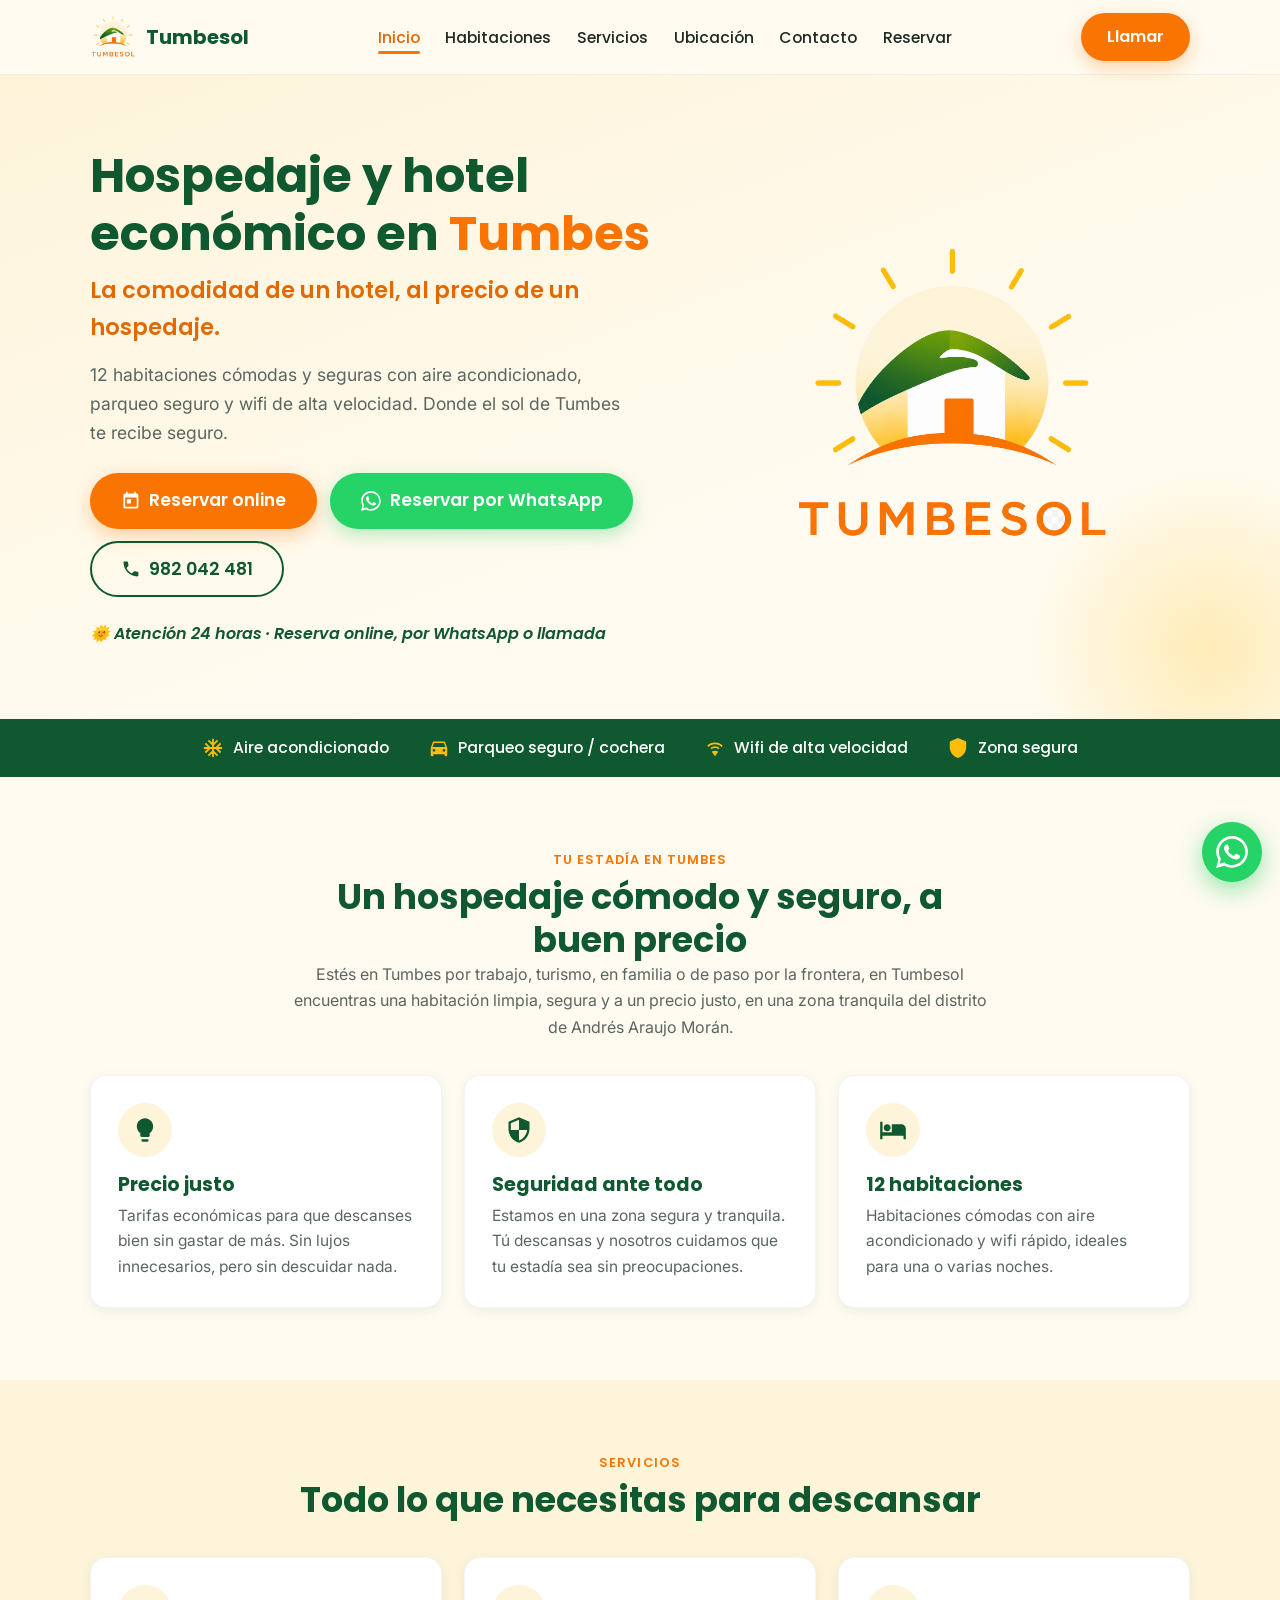
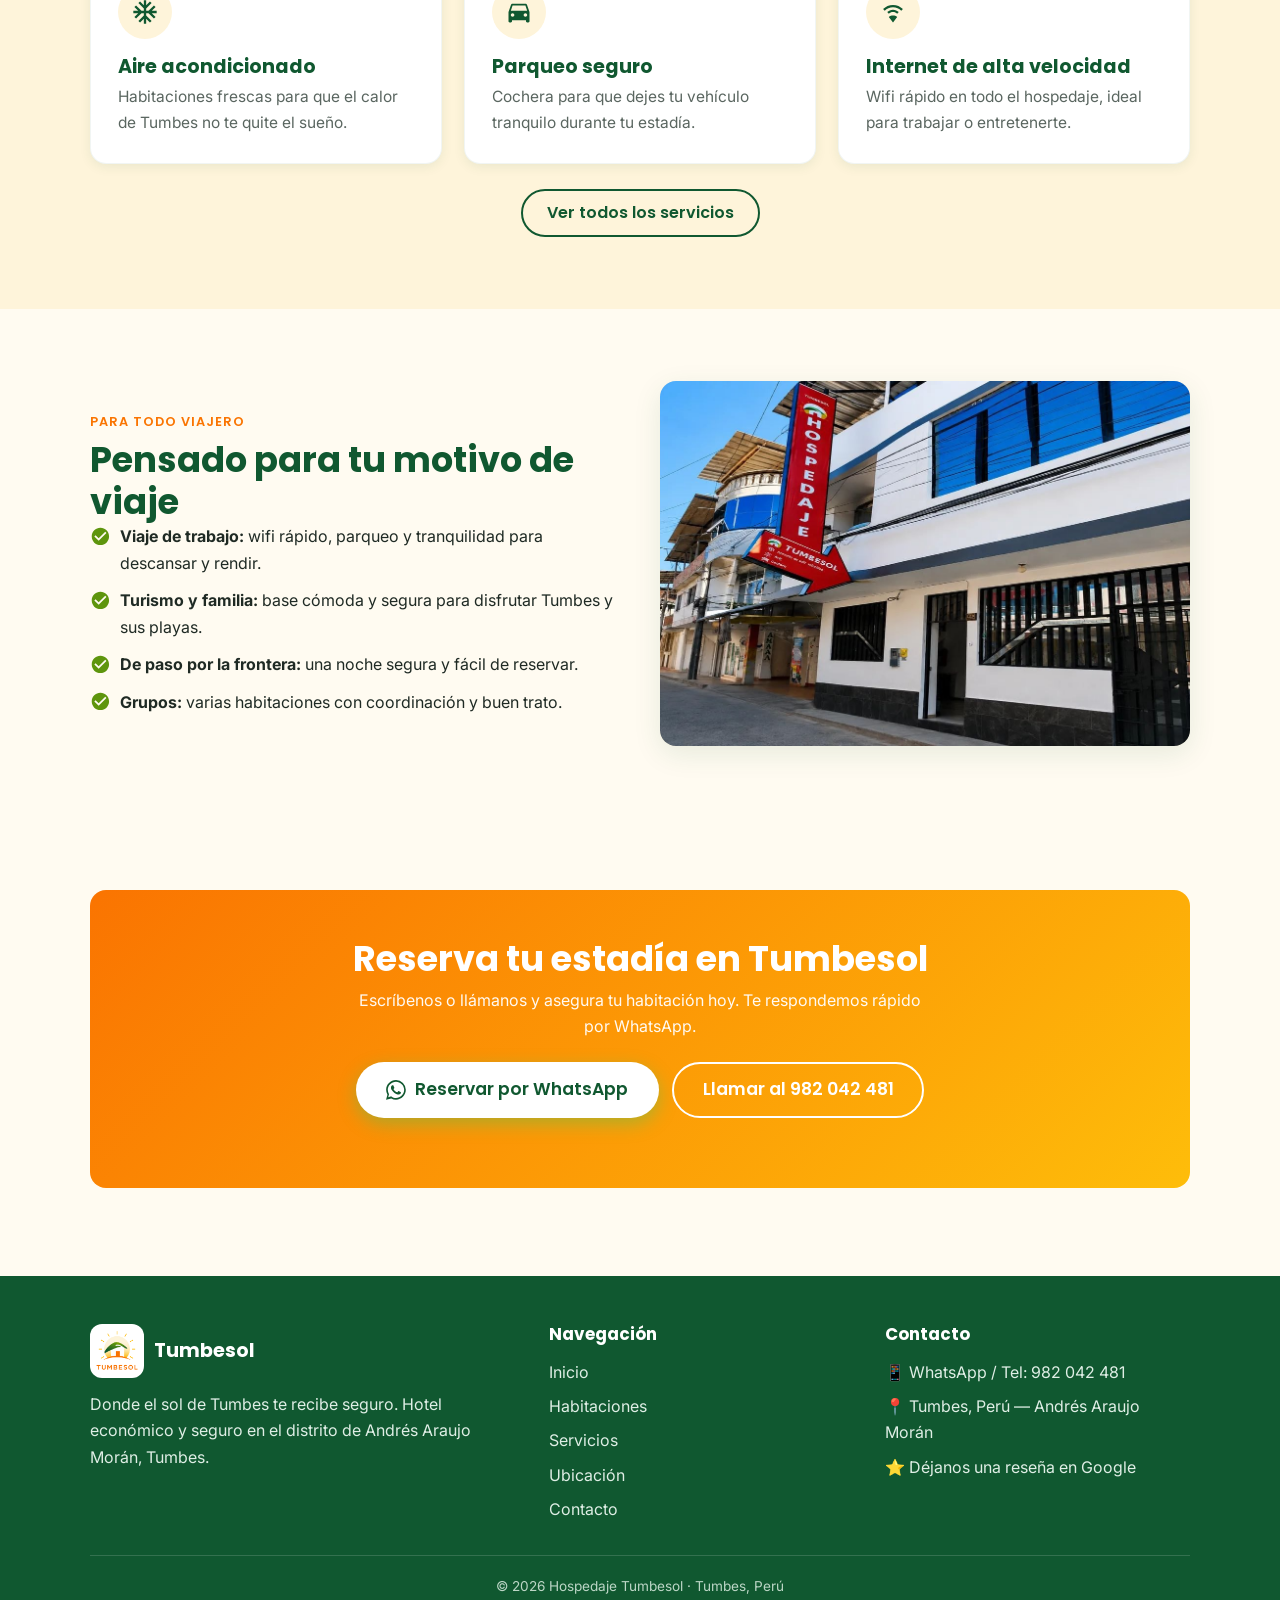
<file: index.html>
<!DOCTYPE html>
<html lang="es-PE">
<head>
<meta charset="UTF-8">
<meta name="viewport" content="width=device-width, initial-scale=1.0">
<title>Hospedaje Tumbesol — Hotel económico y seguro en Tumbes</title>
<meta name="description" content="Hospedaje Tumbesol: hotel económico en Tumbes con aire acondicionado, parqueo seguro (cochera) y wifi de alta velocidad. 12 habitaciones cómodas en zona segura. Reserva por WhatsApp.">
<link rel="canonical" href="https://tumbesol.com/">
<meta name="robots" content="index,follow">
<meta name="theme-color" content="#FA7401">

<!-- Open Graph / redes -->
<meta property="og:type" content="business.business">
<meta property="og:title" content="Hospedaje Tumbesol — Hotel económico y seguro en Tumbes">
<meta property="og:description" content="Hotel económico en Tumbes con aire acondicionado, parqueo seguro y wifi de alta velocidad. Reserva fácil por WhatsApp.">
<meta property="og:url" content="https://tumbesol.com/">
<meta property="og:image" content="https://tumbesol.com/img/og-image.jpg">
<meta property="og:locale" content="es_PE">
<meta property="og:site_name" content="Hospedaje Tumbesol">
<meta name="twitter:card" content="summary_large_image">

<!-- Iconos -->
<link rel="icon" href="img/favicon.ico" sizes="any">
<link rel="icon" type="image/png" href="img/favicon-32.png" sizes="32x32">
<link rel="apple-touch-icon" href="img/favicon-180.png">
<link rel="manifest" href="site.webmanifest">

<!-- Tipografías -->
<link rel="preconnect" href="https://fonts.googleapis.com">
<link rel="preconnect" href="https://fonts.gstatic.com" crossorigin>
<link href="https://fonts.googleapis.com/css2?family=Inter:wght@400;500;600&family=Poppins:wght@500;600;700&display=swap" rel="stylesheet">
<link rel="stylesheet" href="css/styles.css">

<!-- Datos estructurados: hospedaje local -->
<script type="application/ld+json">
{
  "@context": "https://schema.org",
  "@type": "LodgingBusiness",
  "@id": "https://tumbesol.com/#hospedaje",
  "name": "Hospedaje Tumbesol",
  "alternateName": "Hotel Tumbesol",
  "description": "Hotel económico y seguro en Tumbes (distrito Andrés Araujo Morán) con aire acondicionado, parqueo seguro y wifi de alta velocidad. 12 habitaciones cómodas.",
  "url": "https://tumbesol.com/",
  "telephone": "+51982042481",
  "email": "tumbesolhospedaje@gmail.com",
  "image": "https://tumbesol.com/img/og-image.jpg",
  "logo": "https://tumbesol.com/img/tumbesol-logo.png",
  "priceRange": "S/ 60 - S/ 100",
  "currenciesAccepted": "PEN",
  "address": {
    "@type": "PostalAddress",
    "streetAddress": "Mz. 1 Lte. 14, Urb. Andrés Araujo Morán",
    "addressLocality": "Tumbes",
    "addressRegion": "Tumbes",
    "addressCountry": "PE"
  },
  "geo": { "@type": "GeoCoordinates", "latitude": -3.5544989, "longitude": -80.4290921 },
  "hasMap": "https://www.google.com/maps?cid=12708466618354798694",
  "numberOfRooms": 12,
  "checkinTime": "14:00",
  "checkoutTime": "12:00",
  "openingHoursSpecification": {
    "@type": "OpeningHoursSpecification",
    "dayOfWeek": ["Monday","Tuesday","Wednesday","Thursday","Friday","Saturday","Sunday"],
    "opens": "00:00",
    "closes": "23:59"
  },
  "amenityFeature": [
    { "@type": "LocationFeatureSpecification", "name": "Aire acondicionado", "value": true },
    { "@type": "LocationFeatureSpecification", "name": "Estacionamiento / cochera", "value": true },
    { "@type": "LocationFeatureSpecification", "name": "Wi-Fi de alta velocidad", "value": true }
  ]
}
</script>
</head>
<body>

<!-- ===== Header ===== -->
<header class="site-header">
  <div class="container nav">
    <a class="brand" href="index.html">
      <img src="img/tumbesol-logo.png" alt="Logo de Hospedaje Tumbesol">
      <span>Tumbesol</span>
    </a>
    <nav>
      <ul class="nav-links" id="menu">
        <li><a href="index.html" class="active">Inicio</a></li>
        <li><a href="habitaciones.html">Habitaciones</a></li>
        <li><a href="servicios.html">Servicios</a></li>
        <li><a href="ubicacion.html">Ubicación</a></li>
        <li><a href="contacto.html">Contacto</a></li>
        <li><a href="https://reservas.tumbesol.com/">Reservar</a></li>
      </ul>
    </nav>
    <div class="nav-cta">
      <a class="btn btn-call" href="tel:+51982042481">Llamar</a>
      <button class="nav-toggle" aria-label="Abrir menú" aria-expanded="false" aria-controls="menu">
        <span></span><span></span><span></span>
      </button>
    </div>
  </div>
</header>

<!-- ===== Hero ===== -->
<section class="hero">
  <div class="container hero-grid">
    <div>
      <h1>Hospedaje y hotel económico en <span>Tumbes</span></h1>
      <p class="tagline">La comodidad de un hotel, al precio de un hospedaje.</p>
      <p class="lead">12 habitaciones cómodas y seguras con aire acondicionado, parqueo seguro y wifi de alta velocidad. Donde el sol de Tumbes te recibe seguro.</p>
      <div class="hero-cta">
        <a class="btn btn-call btn-lg" href="https://reservas.tumbesol.com/">
          <svg viewBox="0 0 24 24"><path d="M19 3h-1V1h-2v2H8V1H6v2H5c-1.11 0-2 .9-2 2v14c0 1.1.89 2 2 2h14c1.1 0 2-.9 2-2V5c0-1.1-.9-2-2-2zm0 16H5V8h14v11zM7 10h5v5H7z"/></svg>
          Reservar online
        </a>
        <a class="btn btn-wa btn-lg" href="https://wa.me/51982042481?text=Hola,%20quiero%20reservar%20una%20habitaci%C3%B3n%20en%20Tumbesol" target="_blank" rel="noopener">
          <svg viewBox="0 0 24 24"><path d="M.057 24l1.687-6.163a11.867 11.867 0 0 1-1.587-5.946C.16 5.335 5.495 0 12.05 0a11.817 11.817 0 0 1 8.413 3.488 11.824 11.824 0 0 1 3.48 8.414c-.003 6.557-5.338 11.892-11.893 11.892a11.9 11.9 0 0 1-5.688-1.448L.057 24zm6.597-3.807c1.676.995 3.276 1.591 5.392 1.592 5.448 0 9.886-4.434 9.889-9.885.002-5.462-4.415-9.89-9.881-9.892-5.452 0-9.887 4.434-9.889 9.884a9.86 9.86 0 0 0 1.51 5.26l-.999 3.648 3.978-1.039zm11.387-5.464c-.074-.124-.272-.198-.57-.347-.297-.149-1.758-.868-2.031-.967-.272-.099-.47-.149-.669.149-.198.297-.768.967-.941 1.165-.173.198-.347.223-.644.074-.297-.149-1.255-.462-2.39-1.475-.883-.788-1.48-1.761-1.653-2.059-.173-.297-.018-.458.13-.606.134-.133.297-.347.446-.521.151-.172.2-.296.3-.495.099-.198.05-.372-.025-.521-.075-.148-.669-1.611-.916-2.206-.242-.579-.487-.501-.669-.51l-.57-.01c-.198 0-.52.074-.792.372-.272.297-1.04 1.016-1.04 2.479 0 1.462 1.065 2.875 1.213 3.074.149.198 2.096 3.2 5.078 4.487.709.306 1.263.489 1.694.626.712.226 1.36.194 1.872.118.571-.085 1.758-.719 2.006-1.413.248-.695.248-1.29.173-1.414z"/></svg>
          Reservar por WhatsApp
        </a>
        <a class="btn btn-outline btn-lg" href="tel:+51982042481">
          <svg viewBox="0 0 24 24"><path d="M6.62 10.79c1.44 2.83 3.76 5.14 6.59 6.59l2.2-2.2c.27-.27.67-.36 1.02-.24 1.12.37 2.33.57 3.57.57.55 0 1 .45 1 1V20c0 .55-.45 1-1 1-9.39 0-17-7.61-17-17 0-.55.45-1 1-1h3.5c.55 0 1 .45 1 1 0 1.25.2 2.45.57 3.57.11.35.03.74-.25 1.02l-2.2 2.18z"/></svg>
          982 042 481
        </a>
      </div>
      <span class="eslogan">🌞 Atención 24 horas · Reserva online, por WhatsApp o llamada</span>
    </div>
    <img class="hero-logo" src="img/tumbesol-logo.png" alt="Hospedaje Tumbesol — sol, casa y naturaleza de Tumbes" width="330" height="330">
  </div>
</section>

<!-- ===== Franja de confianza ===== -->
<div class="badges">
  <div class="container">
    <span class="badge"><svg viewBox="0 0 24 24"><path d="M22 11h-4.17l3.24-3.24-1.41-1.42L15 11h-2V9l4.66-4.66-1.42-1.41L13 6.17V2h-2v4.17L7.76 2.93 6.34 4.34 11 9v2H9L4.34 6.34 2.93 7.76 6.17 11H2v2h4.17l-3.24 3.24 1.41 1.42L9 13h2v2l-4.66 4.66 1.42 1.41L11 17.83V22h2v-4.17l3.24 3.24 1.42-1.41L13 15v-2h2l4.66 4.66 1.41-1.42L17.83 13H22z"/></svg> Aire acondicionado</span>
    <span class="badge"><svg viewBox="0 0 24 24"><path d="M18.92 6.01C18.72 5.42 18.16 5 17.5 5h-11c-.66 0-1.21.42-1.42 1.01L3 12v8c0 .55.45 1 1 1h1c.55 0 1-.45 1-1v-1h12v1c0 .55.45 1 1 1h1c.55 0 1-.45 1-1v-8l-2.08-5.99zM6.5 16c-.83 0-1.5-.67-1.5-1.5S5.67 13 6.5 13s1.5.67 1.5 1.5S7.33 16 6.5 16zm11 0c-.83 0-1.5-.67-1.5-1.5s.67-1.5 1.5-1.5 1.5.67 1.5 1.5-.67 1.5-1.5 1.5zM5 11l1.5-4.5h11L19 11H5z"/></svg> Parqueo seguro / cochera</span>
    <span class="badge"><svg viewBox="0 0 24 24"><path d="M12 21l3.6-4.8c-1.06-.8-2.32-1.2-3.6-1.2s-2.54.4-3.6 1.2L12 21zm0-15c-3.31 0-6.31 1.34-8.49 3.51l1.41 1.41C6.67 9.16 9.18 8 12 8s5.33 1.16 7.08 2.93l1.41-1.41C18.31 7.34 15.31 6 12 6zm0 4c-1.93 0-3.68.78-4.95 2.05l1.42 1.42C9.34 12.55 10.6 12 12 12s2.66.55 3.54 1.46l1.42-1.42C15.68 10.78 13.93 10 12 10z"/></svg> Wifi de alta velocidad</span>
    <span class="badge"><svg viewBox="0 0 24 24"><path d="M12 1L3 5v6c0 5.55 3.84 10.74 9 12 5.16-1.26 9-6.45 9-12V5l-9-4z"/></svg> Zona segura</span>
  </div>
</div>

<!-- ===== Intro ===== -->
<section>
  <div class="container section-head">
    <span class="kicker">Tu estadía en Tumbes</span>
    <h2>Un hospedaje cómodo y seguro, a buen precio</h2>
    <p>Estés en Tumbes por trabajo, turismo, en familia o de paso por la frontera, en Tumbesol encuentras una habitación limpia, segura y a un precio justo, en una zona tranquila del distrito de Andrés Araujo Morán.</p>
  </div>
  <div class="container grid grid-3">
    <article class="card">
      <div class="ic"><svg viewBox="0 0 24 24"><path d="M9 21c0 .55.45 1 1 1h4c.55 0 1-.45 1-1v-1H9v1zm3-19C8.14 2 5 5.14 5 9c0 2.38 1.19 4.47 3 5.74V17c0 .55.45 1 1 1h6c.55 0 1-.45 1-1v-2.26c1.81-1.27 3-3.36 3-5.74 0-3.86-3.14-7-7-7z"/></svg></div>
      <h3>Precio justo</h3>
      <p>Tarifas económicas para que descanses bien sin gastar de más. Sin lujos innecesarios, pero sin descuidar nada.</p>
    </article>
    <article class="card">
      <div class="ic"><svg viewBox="0 0 24 24"><path d="M12 1L3 5v6c0 5.55 3.84 10.74 9 12 5.16-1.26 9-6.45 9-12V5l-9-4zm0 10.99h7c-.53 4.12-3.28 7.79-7 8.94V12H5V6.3l7-3.11v8.8z"/></svg></div>
      <h3>Seguridad ante todo</h3>
      <p>Estamos en una zona segura y tranquila. Tú descansas y nosotros cuidamos que tu estadía sea sin preocupaciones.</p>
    </article>
    <article class="card">
      <div class="ic"><svg viewBox="0 0 24 24"><path d="M7 13c1.66 0 3-1.34 3-3S8.66 7 7 7s-3 1.34-3 3 1.34 3 3 3zm12-6h-8v7H3V5H1v15h2v-3h18v3h2v-9c0-2.21-1.79-4-4-4z"/></svg></div>
      <h3>12 habitaciones</h3>
      <p>Habitaciones cómodas con aire acondicionado y wifi rápido, ideales para una o varias noches.</p>
    </article>
  </div>
</section>

<!-- ===== Servicios resumen ===== -->
<section class="bg-crema">
  <div class="container section-head">
    <span class="kicker">Servicios</span>
    <h2>Todo lo que necesitas para descansar</h2>
  </div>
  <div class="container grid grid-3">
    <article class="card">
      <div class="ic"><svg viewBox="0 0 24 24"><path d="M22 11h-4.17l3.24-3.24-1.41-1.42L15 11h-2V9l4.66-4.66-1.42-1.41L13 6.17V2h-2v4.17L7.76 2.93 6.34 4.34 11 9v2H9L4.34 6.34 2.93 7.76 6.17 11H2v2h4.17l-3.24 3.24 1.41 1.42L9 13h2v2l-4.66 4.66 1.42 1.41L11 17.83V22h2v-4.17l3.24 3.24 1.42-1.41L13 15v-2h2l4.66 4.66 1.41-1.42L17.83 13H22z"/></svg></div>
      <h3>Aire acondicionado</h3>
      <p>Habitaciones frescas para que el calor de Tumbes no te quite el sueño.</p>
    </article>
    <article class="card">
      <div class="ic"><svg viewBox="0 0 24 24"><path d="M18.92 6.01C18.72 5.42 18.16 5 17.5 5h-11c-.66 0-1.21.42-1.42 1.01L3 12v8c0 .55.45 1 1 1h1c.55 0 1-.45 1-1v-1h12v1c0 .55.45 1 1 1h1c.55 0 1-.45 1-1v-8l-2.08-5.99zM6.5 16c-.83 0-1.5-.67-1.5-1.5S5.67 13 6.5 13s1.5.67 1.5 1.5S7.33 16 6.5 16zm11 0c-.83 0-1.5-.67-1.5-1.5s.67-1.5 1.5-1.5 1.5.67 1.5 1.5-.67 1.5-1.5 1.5zM5 11l1.5-4.5h11L19 11H5z"/></svg></div>
      <h3>Parqueo seguro</h3>
      <p>Cochera para que dejes tu vehículo tranquilo durante tu estadía.</p>
    </article>
    <article class="card">
      <div class="ic"><svg viewBox="0 0 24 24"><path d="M12 21l3.6-4.8c-1.06-.8-2.32-1.2-3.6-1.2s-2.54.4-3.6 1.2L12 21zm0-15c-3.31 0-6.31 1.34-8.49 3.51l1.41 1.41C6.67 9.16 9.18 8 12 8s5.33 1.16 7.08 2.93l1.41-1.41C18.31 7.34 15.31 6 12 6zm0 4c-1.93 0-3.68.78-4.95 2.05l1.42 1.42C9.34 12.55 10.6 12 12 12s2.66.55 3.54 1.46l1.42-1.42C15.68 10.78 13.93 10 12 10z"/></svg></div>
      <h3>Internet de alta velocidad</h3>
      <p>Wifi rápido en todo el hospedaje, ideal para trabajar o entretenerte.</p>
    </article>
  </div>
  <div class="container text-center" style="margin-top:1.6rem">
    <a class="btn btn-outline" href="servicios.html">Ver todos los servicios</a>
  </div>
</section>

<!-- ===== Para quién ===== -->
<section>
  <div class="container split">
    <div>
      <span class="kicker">Para todo viajero</span>
      <h2>Pensado para tu motivo de viaje</h2>
      <ul class="checklist">
        <li><svg viewBox="0 0 24 24"><path d="M12 2C6.48 2 2 6.48 2 12s4.48 10 10 10 10-4.48 10-10S17.52 2 12 2zm-2 15l-5-5 1.41-1.41L10 14.17l7.59-7.59L19 8l-9 9z"/></svg> <span><strong>Viaje de trabajo:</strong> wifi rápido, parqueo y tranquilidad para descansar y rendir.</span></li>
        <li><svg viewBox="0 0 24 24"><path d="M12 2C6.48 2 2 6.48 2 12s4.48 10 10 10 10-4.48 10-10S17.52 2 12 2zm-2 15l-5-5 1.41-1.41L10 14.17l7.59-7.59L19 8l-9 9z"/></svg> <span><strong>Turismo y familia:</strong> base cómoda y segura para disfrutar Tumbes y sus playas.</span></li>
        <li><svg viewBox="0 0 24 24"><path d="M12 2C6.48 2 2 6.48 2 12s4.48 10 10 10 10-4.48 10-10S17.52 2 12 2zm-2 15l-5-5 1.41-1.41L10 14.17l7.59-7.59L19 8l-9 9z"/></svg> <span><strong>De paso por la frontera:</strong> una noche segura y fácil de reservar.</span></li>
        <li><svg viewBox="0 0 24 24"><path d="M12 2C6.48 2 2 6.48 2 12s4.48 10 10 10 10-4.48 10-10S17.52 2 12 2zm-2 15l-5-5 1.41-1.41L10 14.17l7.59-7.59L19 8l-9 9z"/></svg> <span><strong>Grupos:</strong> varias habitaciones con coordinación y buen trato.</span></li>
      </ul>
    </div>
    <div class="media-box">
      <img class="photo" src="img/fachada-hospedaje-tumbesol-tumbes.jpg" alt="Fachada del Hospedaje Tumbesol en Tumbes" loading="lazy" width="1080" height="745">
    </div>
  </div>
</section>

<!-- ===== CTA final ===== -->
<section>
  <div class="container">
    <div class="cta-band">
      <h2>Reserva tu estadía en Tumbesol</h2>
      <p>Escríbenos o llámanos y asegura tu habitación hoy. Te respondemos rápido por WhatsApp.</p>
      <div class="hero-cta" style="justify-content:center">
        <a class="btn btn-wa btn-lg" href="https://wa.me/51982042481?text=Hola,%20quiero%20reservar%20una%20habitaci%C3%B3n%20en%20Tumbesol" target="_blank" rel="noopener">
          <svg viewBox="0 0 24 24"><path d="M.057 24l1.687-6.163a11.867 11.867 0 0 1-1.587-5.946C.16 5.335 5.495 0 12.05 0a11.817 11.817 0 0 1 8.413 3.488 11.824 11.824 0 0 1 3.48 8.414c-.003 6.557-5.338 11.892-11.893 11.892a11.9 11.9 0 0 1-5.688-1.448L.057 24zm6.597-3.807c1.676.995 3.276 1.591 5.392 1.592 5.448 0 9.886-4.434 9.889-9.885.002-5.462-4.415-9.89-9.881-9.892-5.452 0-9.887 4.434-9.889 9.884a9.86 9.86 0 0 0 1.51 5.26l-.999 3.648 3.978-1.039zm11.387-5.464c-.074-.124-.272-.198-.57-.347-.297-.149-1.758-.868-2.031-.967-.272-.099-.47-.149-.669.149-.198.297-.768.967-.941 1.165-.173.198-.347.223-.644.074-.297-.149-1.255-.462-2.39-1.475-.883-.788-1.48-1.761-1.653-2.059-.173-.297-.018-.458.13-.606.134-.133.297-.347.446-.521.151-.172.2-.296.3-.495.099-.198.05-.372-.025-.521-.075-.148-.669-1.611-.916-2.206-.242-.579-.487-.501-.669-.51l-.57-.01c-.198 0-.52.074-.792.372-.272.297-1.04 1.016-1.04 2.479 0 1.462 1.065 2.875 1.213 3.074.149.198 2.096 3.2 5.078 4.487.709.306 1.263.489 1.694.626.712.226 1.36.194 1.872.118.571-.085 1.758-.719 2.006-1.413.248-.695.248-1.29.173-1.414z"/></svg>
          Reservar por WhatsApp
        </a>
        <a class="btn btn-outline btn-lg" href="tel:+51982042481">Llamar al 982 042 481</a>
      </div>
    </div>
  </div>
</section>

<!-- ===== Footer ===== -->
<footer class="site-footer">
  <div class="container">
    <div class="footer-grid">
      <div>
        <div class="footer-brand">
          <img src="img/tumbesol-logo.png" alt="Hospedaje Tumbesol">
          <strong style="font-family:'Poppins';color:#fff;font-size:1.2rem">Tumbesol</strong>
        </div>
        <p>Donde el sol de Tumbes te recibe seguro. Hotel económico y seguro en el distrito de Andrés Araujo Morán, Tumbes.</p>
      </div>
      <div>
        <h4>Navegación</h4>
        <ul class="footer-list">
          <li><a href="index.html">Inicio</a></li>
          <li><a href="habitaciones.html">Habitaciones</a></li>
          <li><a href="servicios.html">Servicios</a></li>
          <li><a href="ubicacion.html">Ubicación</a></li>
          <li><a href="contacto.html">Contacto</a></li>
        </ul>
      </div>
      <div>
        <h4>Contacto</h4>
        <ul class="footer-list">
          <li>📱 WhatsApp / Tel: <a href="tel:+51982042481">982 042 481</a></li>
          <li>📍 Tumbes, Perú — Andrés Araujo Morán</li>
          <li>⭐ <a href="https://www.google.com/maps?cid=12708466618354798694" target="_blank" rel="noopener">Déjanos una reseña en Google</a></li>
        </ul>
      </div>
    </div>
    <div class="footer-bottom">© <span id="anio">2026</span> Hospedaje Tumbesol · Tumbes, Perú</div>
  </div>
</footer>

<!-- Botón flotante WhatsApp -->
<a class="fab-wa" href="https://wa.me/51982042481?text=Hola,%20quiero%20reservar%20una%20habitaci%C3%B3n%20en%20Tumbesol" target="_blank" rel="noopener" aria-label="Escríbenos por WhatsApp">
  <svg viewBox="0 0 24 24"><path d="M.057 24l1.687-6.163a11.867 11.867 0 0 1-1.587-5.946C.16 5.335 5.495 0 12.05 0a11.817 11.817 0 0 1 8.413 3.488 11.824 11.824 0 0 1 3.48 8.414c-.003 6.557-5.338 11.892-11.893 11.892a11.9 11.9 0 0 1-5.688-1.448L.057 24zm6.597-3.807c1.676.995 3.276 1.591 5.392 1.592 5.448 0 9.886-4.434 9.889-9.885.002-5.462-4.415-9.89-9.881-9.892-5.452 0-9.887 4.434-9.889 9.884a9.86 9.86 0 0 0 1.51 5.26l-.999 3.648 3.978-1.039zm11.387-5.464c-.074-.124-.272-.198-.57-.347-.297-.149-1.758-.868-2.031-.967-.272-.099-.47-.149-.669.149-.198.297-.768.967-.941 1.165-.173.198-.347.223-.644.074-.297-.149-1.255-.462-2.39-1.475-.883-.788-1.48-1.761-1.653-2.059-.173-.297-.018-.458.13-.606.134-.133.297-.347.446-.521.151-.172.2-.296.3-.495.099-.198.05-.372-.025-.521-.075-.148-.669-1.611-.916-2.206-.242-.579-.487-.501-.669-.51l-.57-.01c-.198 0-.52.074-.792.372-.272.297-1.04 1.016-1.04 2.479 0 1.462 1.065 2.875 1.213 3.074.149.198 2.096 3.2 5.078 4.487.709.306 1.263.489 1.694.626.712.226 1.36.194 1.872.118.571-.085 1.758-.719 2.006-1.413.248-.695.248-1.29.173-1.414z"/></svg>
</a>

<script src="js/main.js"></script>
<script>document.getElementById('anio').textContent=new Date().getFullYear();</script>
</body>
</html>
</file>
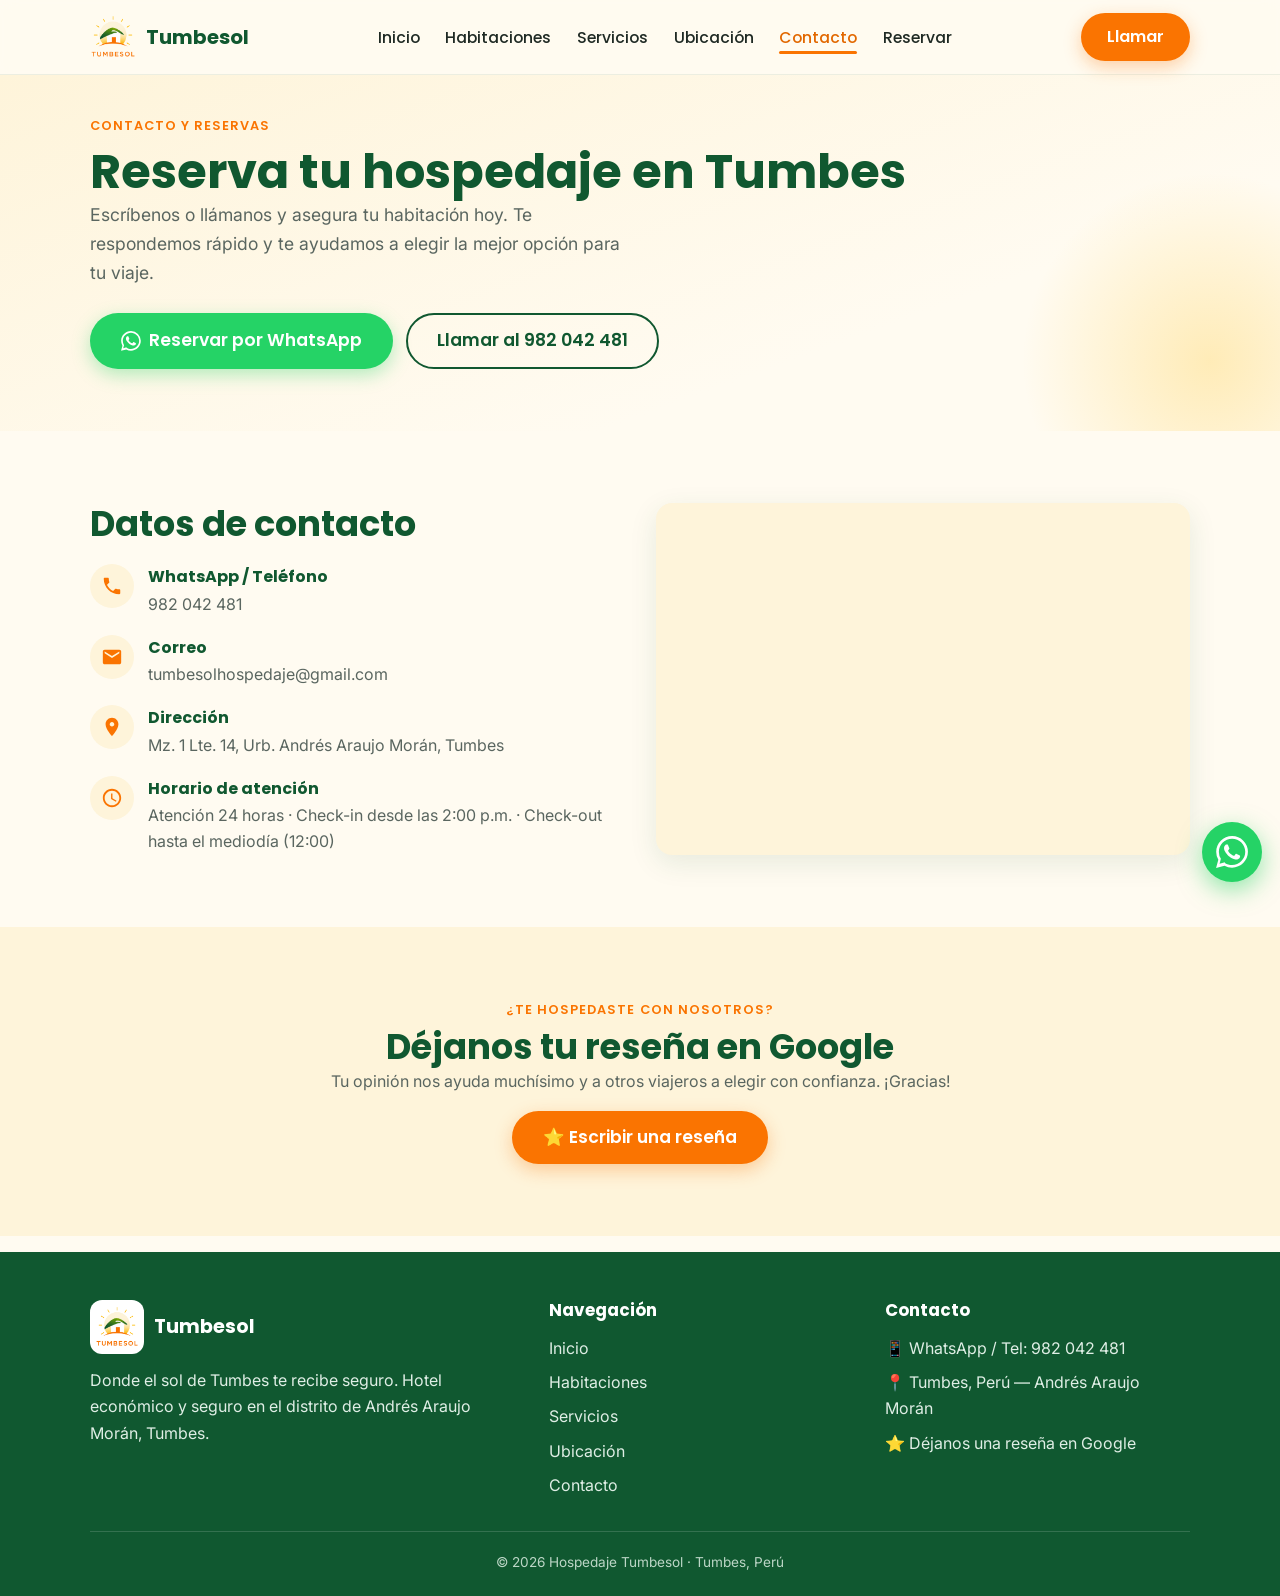
<file: contacto.html>
<!DOCTYPE html>
<html lang="es-PE">
<head>
<meta charset="UTF-8">
<meta name="viewport" content="width=device-width, initial-scale=1.0">
<title>Reservar hospedaje en Tumbes — Contacto | Hospedaje Tumbesol</title>
<meta name="description" content="Reserva tu habitación en Tumbes por WhatsApp o llamada al 982 042 481. Atención cercana y rápida en el Hospedaje Tumbesol, hotel económico en zona segura.">
<link rel="canonical" href="https://tumbesol.com/contacto.html">
<meta name="robots" content="index,follow">
<meta name="theme-color" content="#FA7401">
<meta property="og:type" content="website">
<meta property="og:title" content="Contacto y reservas — Hospedaje Tumbesol, Tumbes">
<meta property="og:description" content="Reserva por WhatsApp o llamada al 982 042 481. Hotel económico y seguro en Tumbes.">
<meta property="og:url" content="https://tumbesol.com/contacto.html">
<meta property="og:image" content="https://tumbesol.com/img/og-image.jpg">
<meta property="og:locale" content="es_PE">
<link rel="icon" href="img/favicon.ico" sizes="any">
<link rel="icon" type="image/png" href="img/favicon-32.png" sizes="32x32">
<link rel="apple-touch-icon" href="img/favicon-180.png">
<link rel="manifest" href="site.webmanifest">
<link rel="preconnect" href="https://fonts.googleapis.com">
<link rel="preconnect" href="https://fonts.gstatic.com" crossorigin>
<link href="https://fonts.googleapis.com/css2?family=Inter:wght@400;500;600&family=Poppins:wght@500;600;700&display=swap" rel="stylesheet">
<link rel="stylesheet" href="css/styles.css">
<script type="application/ld+json">
{
  "@context": "https://schema.org",
  "@type": "BreadcrumbList",
  "itemListElement": [
    { "@type": "ListItem", "position": 1, "name": "Inicio", "item": "https://tumbesol.com/" },
    { "@type": "ListItem", "position": 2, "name": "Contacto", "item": "https://tumbesol.com/contacto.html" }
  ]
}
</script>
</head>
<body>

<header class="site-header">
  <div class="container nav">
    <a class="brand" href="index.html"><img src="img/tumbesol-logo.png" alt="Logo de Hospedaje Tumbesol"><span>Tumbesol</span></a>
    <nav>
      <ul class="nav-links" id="menu">
        <li><a href="index.html">Inicio</a></li>
        <li><a href="habitaciones.html">Habitaciones</a></li>
        <li><a href="servicios.html">Servicios</a></li>
        <li><a href="ubicacion.html">Ubicación</a></li>
        <li><a href="contacto.html" class="active">Contacto</a></li>
        <li><a href="https://reservas.tumbesol.com/">Reservar</a></li>
      </ul>
    </nav>
    <div class="nav-cta">
      <a class="btn btn-call" href="tel:+51982042481">Llamar</a>
      <button class="nav-toggle" aria-label="Abrir menú" aria-expanded="false" aria-controls="menu"><span></span><span></span><span></span></button>
    </div>
  </div>
</header>

<section class="hero" style="padding:2.5rem 0">
  <div class="container">
    <span class="kicker">Contacto y reservas</span>
    <h1>Reserva tu hospedaje en Tumbes</h1>
    <p class="lead">Escríbenos o llámanos y asegura tu habitación hoy. Te respondemos rápido y te ayudamos a elegir la mejor opción para tu viaje.</p>
    <div class="hero-cta">
      <a class="btn btn-wa btn-lg" href="https://wa.me/51982042481?text=Hola,%20quiero%20reservar%20una%20habitaci%C3%B3n%20en%20Tumbesol" target="_blank" rel="noopener">
        <svg viewBox="0 0 24 24"><path d="M.057 24l1.687-6.163a11.867 11.867 0 0 1-1.587-5.946C.16 5.335 5.495 0 12.05 0a11.817 11.817 0 0 1 8.413 3.488 11.824 11.824 0 0 1 3.48 8.414c-.003 6.557-5.338 11.892-11.893 11.892a11.9 11.9 0 0 1-5.688-1.448L.057 24zm6.597-3.807c1.676.995 3.276 1.591 5.392 1.592 5.448 0 9.886-4.434 9.889-9.885.002-5.462-4.415-9.89-9.881-9.892-5.452 0-9.887 4.434-9.889 9.884a9.86 9.86 0 0 0 1.51 5.26l-.999 3.648 3.978-1.039zm11.387-5.464c-.074-.124-.272-.198-.57-.347-.297-.149-1.758-.868-2.031-.967-.272-.099-.47-.149-.669.149-.198.297-.768.967-.941 1.165-.173.198-.347.223-.644.074-.297-.149-1.255-.462-2.39-1.475-.883-.788-1.48-1.761-1.653-2.059-.173-.297-.018-.458.13-.606.134-.133.297-.347.446-.521.151-.172.2-.296.3-.495.099-.198.05-.372-.025-.521-.075-.148-.669-1.611-.916-2.206-.242-.579-.487-.501-.669-.51l-.57-.01c-.198 0-.52.074-.792.372-.272.297-1.04 1.016-1.04 2.479 0 1.462 1.065 2.875 1.213 3.074.149.198 2.096 3.2 5.078 4.487.709.306 1.263.489 1.694.626.712.226 1.36.194 1.872.118.571-.085 1.758-.719 2.006-1.413.248-.695.248-1.29.173-1.414z"/></svg>
        Reservar por WhatsApp
      </a>
      <a class="btn btn-outline btn-lg" href="tel:+51982042481">Llamar al 982 042 481</a>
    </div>
  </div>
</section>

<section>
  <div class="container contact-grid">
    <div>
      <h2>Datos de contacto</h2>
      <ul class="info-list" style="margin-top:1.2rem">
        <li>
          <span class="ic"><svg viewBox="0 0 24 24"><path d="M6.62 10.79c1.44 2.83 3.76 5.14 6.59 6.59l2.2-2.2c.27-.27.67-.36 1.02-.24 1.12.37 2.33.57 3.57.57.55 0 1 .45 1 1V20c0 .55-.45 1-1 1-9.39 0-17-7.61-17-17 0-.55.45-1 1-1h3.5c.55 0 1 .45 1 1 0 1.25.2 2.45.57 3.57.11.35.03.74-.25 1.02l-2.2 2.18z"/></svg></span>
          <div><strong>WhatsApp / Teléfono</strong><a href="tel:+51982042481">982 042 481</a></div>
        </li>
        <li>
          <span class="ic"><svg viewBox="0 0 24 24"><path d="M20 4H4c-1.1 0-1.99.9-1.99 2L2 18c0 1.1.9 2 2 2h16c1.1 0 2-.9 2-2V6c0-1.1-.9-2-2-2zm0 4l-8 5-8-5V6l8 5 8-5v2z"/></svg></span>
          <div><strong>Correo</strong><a href="mailto:tumbesolhospedaje@gmail.com">tumbesolhospedaje@gmail.com</a></div>
        </li>
        <li>
          <span class="ic"><svg viewBox="0 0 24 24"><path d="M12 2C8.13 2 5 5.13 5 9c0 5.25 7 13 7 13s7-7.75 7-13c0-3.87-3.13-7-7-7zm0 9.5c-1.38 0-2.5-1.12-2.5-2.5s1.12-2.5 2.5-2.5 2.5 1.12 2.5 2.5-1.12 2.5-2.5 2.5z"/></svg></span>
          <div><strong>Dirección</strong><span>Mz. 1 Lte. 14, Urb. Andrés Araujo Morán, Tumbes</span></div>
        </li>
        <li>
          <span class="ic"><svg viewBox="0 0 24 24"><path d="M11.99 2C6.47 2 2 6.48 2 12s4.47 10 9.99 10C17.52 22 22 17.52 22 12S17.52 2 11.99 2zM12 20c-4.42 0-8-3.58-8-8s3.58-8 8-8 8 3.58 8 8-3.58 8-8 8zm.5-13H11v6l5.25 3.15.75-1.23-4.5-2.67z"/></svg></span>
          <div><strong>Horario de atención</strong><span>Atención 24 horas · Check-in desde las 2:00 p.m. · Check-out hasta el mediodía (12:00)</span></div>
        </li>
      </ul>    </div>
    <div class="media-box">
      <iframe
        title="Mapa de ubicación de Hospedaje Tumbesol en Tumbes"
        src="https://maps.google.com/maps?q=-3.5544989,-80.4290921&z=16&output=embed"
        loading="lazy" referrerpolicy="no-referrer-when-downgrade" allowfullscreen></iframe>
    </div>
  </div>
</section>

<section class="bg-crema">
  <div class="container text-center" style="max-width:42rem">
    <span class="kicker">¿Te hospedaste con nosotros?</span>
    <h2>Déjanos tu reseña en Google</h2>
    <p style="color:var(--gris)">Tu opinión nos ayuda muchísimo y a otros viajeros a elegir con confianza. ¡Gracias!</p>
    <a class="btn btn-call btn-lg" href="https://www.google.com/maps?cid=12708466618354798694" target="_blank" rel="noopener">⭐ Escribir una reseña</a>
  </div>
</section>

<footer class="site-footer">
  <div class="container">
    <div class="footer-grid">
      <div>
        <div class="footer-brand"><img src="img/tumbesol-logo.png" alt="Hospedaje Tumbesol"><strong style="font-family:'Poppins';color:#fff;font-size:1.2rem">Tumbesol</strong></div>
        <p>Donde el sol de Tumbes te recibe seguro. Hotel económico y seguro en el distrito de Andrés Araujo Morán, Tumbes.</p>
      </div>
      <div><h4>Navegación</h4><ul class="footer-list">
        <li><a href="index.html">Inicio</a></li><li><a href="habitaciones.html">Habitaciones</a></li><li><a href="servicios.html">Servicios</a></li><li><a href="ubicacion.html">Ubicación</a></li><li><a href="contacto.html">Contacto</a></li>
      </ul></div>
      <div><h4>Contacto</h4><ul class="footer-list">
        <li>📱 WhatsApp / Tel: <a href="tel:+51982042481">982 042 481</a></li>
        <li>📍 Tumbes, Perú — Andrés Araujo Morán</li>
        <li>⭐ <a href="https://www.google.com/maps?cid=12708466618354798694" target="_blank" rel="noopener">Déjanos una reseña en Google</a></li>
      </ul></div>
    </div>
    <div class="footer-bottom">© <span id="anio">2026</span> Hospedaje Tumbesol · Tumbes, Perú</div>
  </div>
</footer>

<a class="fab-wa" href="https://wa.me/51982042481?text=Hola,%20quiero%20reservar%20en%20Tumbesol" target="_blank" rel="noopener" aria-label="Escríbenos por WhatsApp">
  <svg viewBox="0 0 24 24"><path d="M.057 24l1.687-6.163a11.867 11.867 0 0 1-1.587-5.946C.16 5.335 5.495 0 12.05 0a11.817 11.817 0 0 1 8.413 3.488 11.824 11.824 0 0 1 3.48 8.414c-.003 6.557-5.338 11.892-11.893 11.892a11.9 11.9 0 0 1-5.688-1.448L.057 24zm6.597-3.807c1.676.995 3.276 1.591 5.392 1.592 5.448 0 9.886-4.434 9.889-9.885.002-5.462-4.415-9.89-9.881-9.892-5.452 0-9.887 4.434-9.889 9.884a9.86 9.86 0 0 0 1.51 5.26l-.999 3.648 3.978-1.039zm11.387-5.464c-.074-.124-.272-.198-.57-.347-.297-.149-1.758-.868-2.031-.967-.272-.099-.47-.149-.669.149-.198.297-.768.967-.941 1.165-.173.198-.347.223-.644.074-.297-.149-1.255-.462-2.39-1.475-.883-.788-1.48-1.761-1.653-2.059-.173-.297-.018-.458.13-.606.134-.133.297-.347.446-.521.151-.172.2-.296.3-.495.099-.198.05-.372-.025-.521-.075-.148-.669-1.611-.916-2.206-.242-.579-.487-.501-.669-.51l-.57-.01c-.198 0-.52.074-.792.372-.272.297-1.04 1.016-1.04 2.479 0 1.462 1.065 2.875 1.213 3.074.149.198 2.096 3.2 5.078 4.487.709.306 1.263.489 1.694.626.712.226 1.36.194 1.872.118.571-.085 1.758-.719 2.006-1.413.248-.695.248-1.29.173-1.414z"/></svg>
</a>
<script src="js/main.js"></script>
<script>document.getElementById('anio').textContent=new Date().getFullYear();</script>
</body>
</html>
</file>
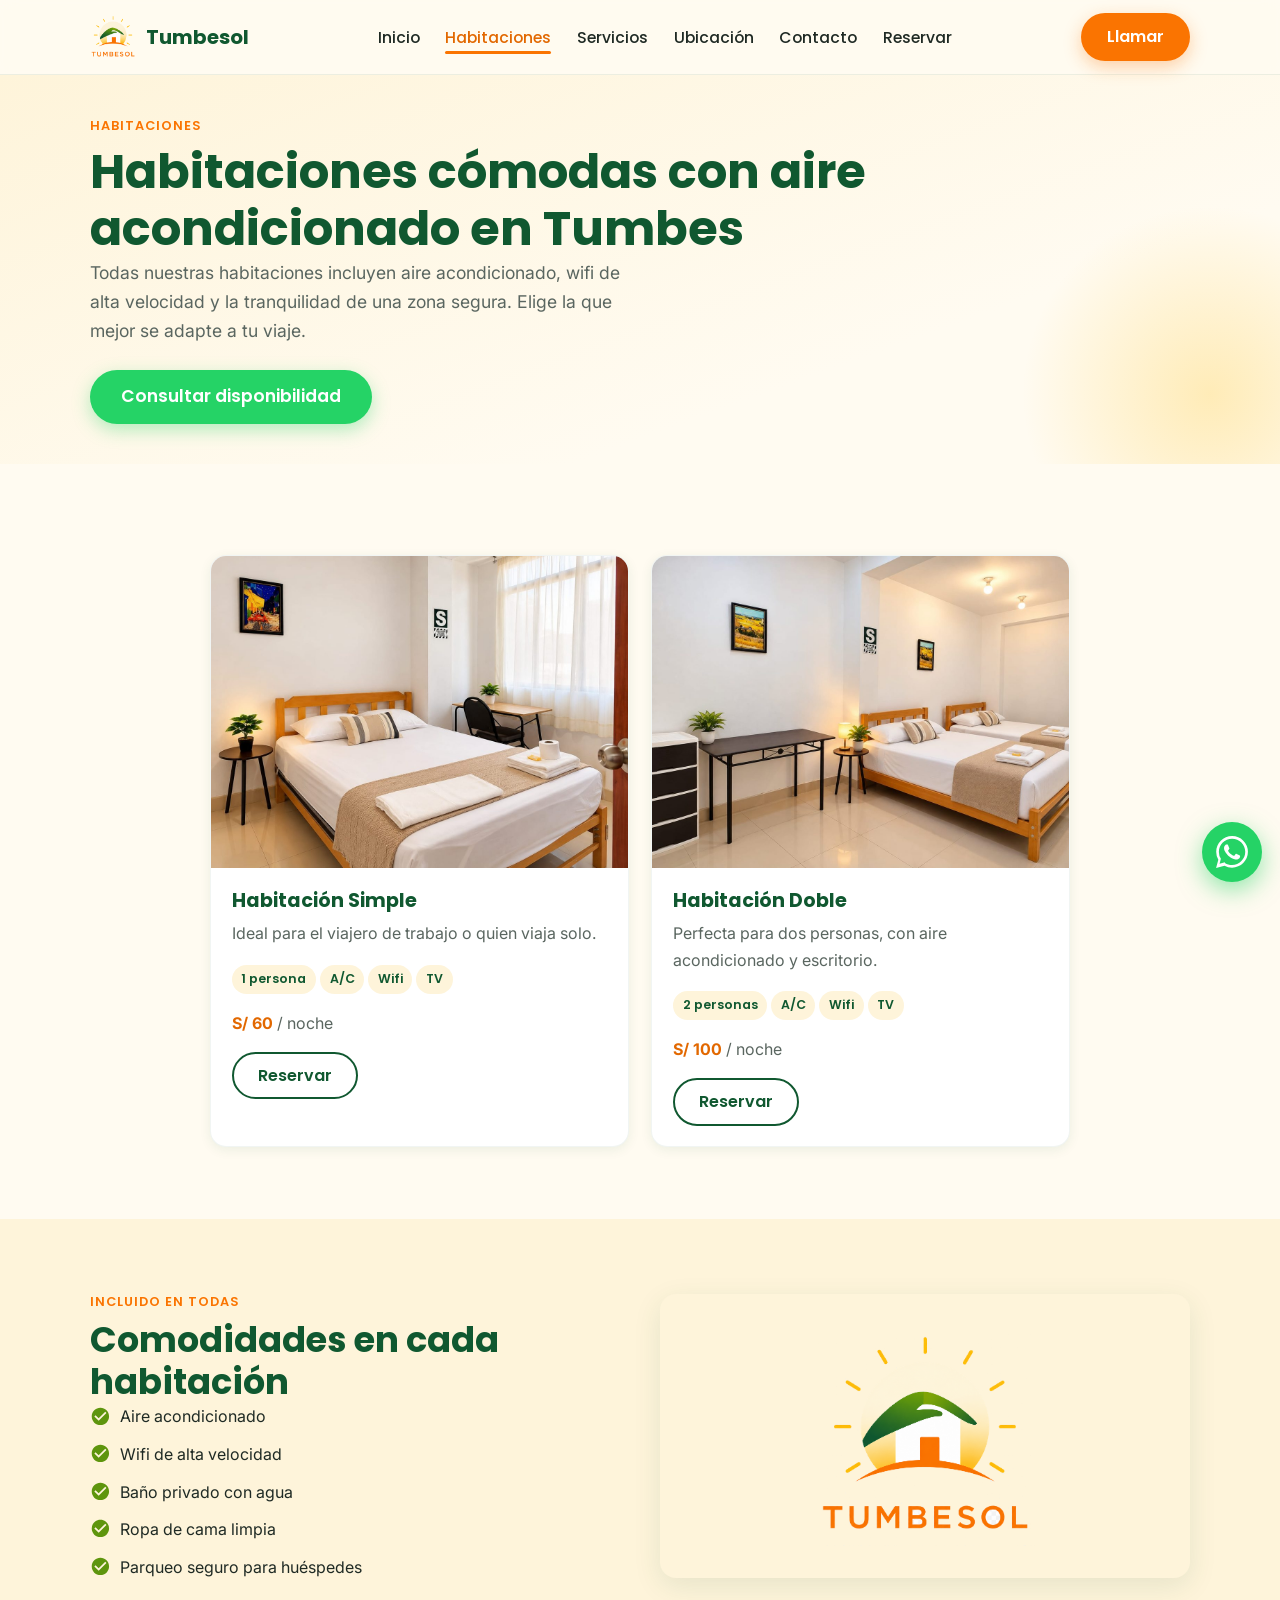
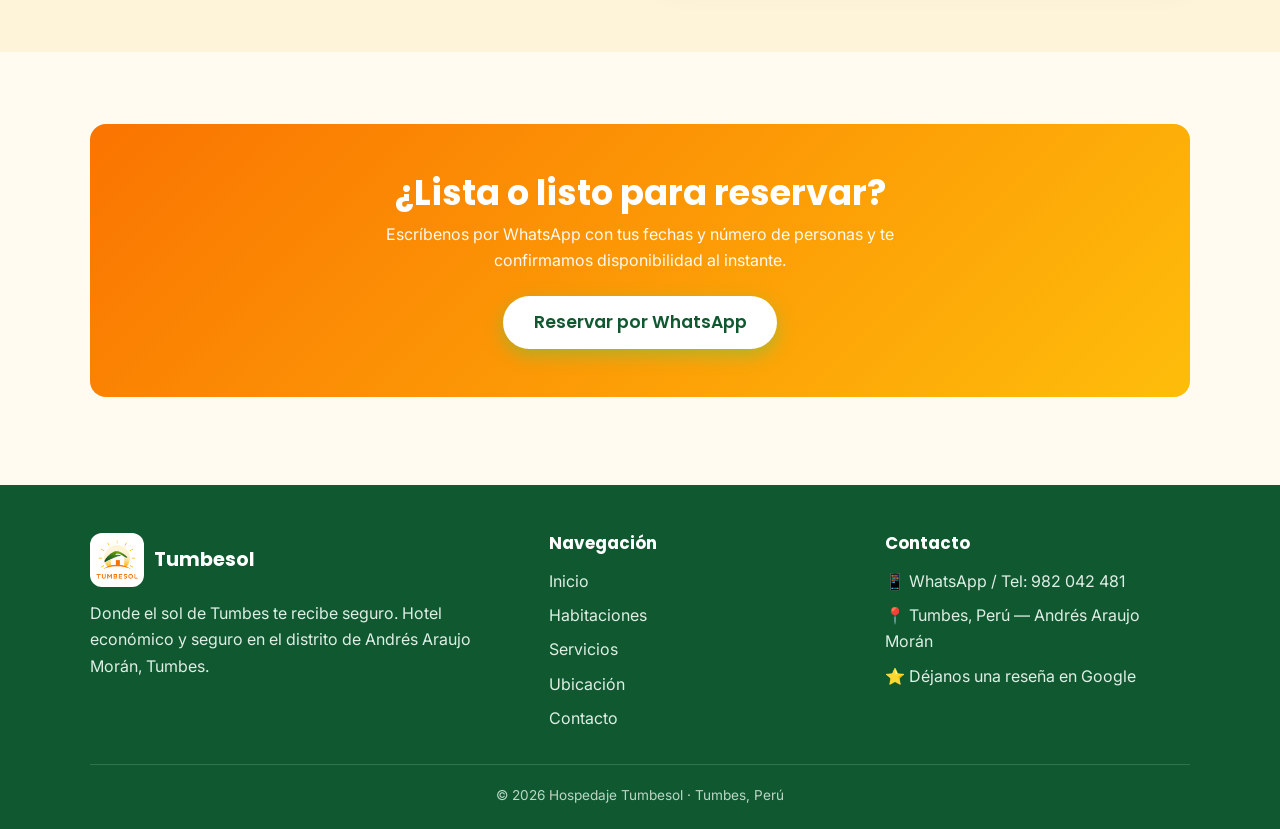
<file: habitaciones.html>
<!DOCTYPE html>
<html lang="es-PE">
<head>
<meta charset="UTF-8">
<meta name="viewport" content="width=device-width, initial-scale=1.0">
<title>Habitaciones con aire acondicionado en Tumbes | Hospedaje Tumbesol</title>
<meta name="description" content="Habitaciones cómodas con aire acondicionado y wifi de alta velocidad en Tumbes. Habitación simple y doble a precio económico. Reserva en línea o por WhatsApp.">
<link rel="canonical" href="https://tumbesol.com/habitaciones.html">
<meta name="robots" content="index,follow">
<meta name="theme-color" content="#FA7401">
<meta property="og:type" content="website">
<meta property="og:title" content="Habitaciones con aire acondicionado en Tumbes | Tumbesol">
<meta property="og:description" content="Habitaciones cómodas con A/C y wifi rápido en Tumbes. Reserva económica por WhatsApp.">
<meta property="og:url" content="https://tumbesol.com/habitaciones.html">
<meta property="og:image" content="https://tumbesol.com/img/og-image.jpg">
<meta property="og:locale" content="es_PE">
<link rel="icon" href="img/favicon.ico" sizes="any">
<link rel="icon" type="image/png" href="img/favicon-32.png" sizes="32x32">
<link rel="apple-touch-icon" href="img/favicon-180.png">
<link rel="manifest" href="site.webmanifest">
<link rel="preconnect" href="https://fonts.googleapis.com">
<link rel="preconnect" href="https://fonts.gstatic.com" crossorigin>
<link href="https://fonts.googleapis.com/css2?family=Inter:wght@400;500;600&family=Poppins:wght@500;600;700&display=swap" rel="stylesheet">
<link rel="stylesheet" href="css/styles.css">
<script type="application/ld+json">
{
  "@context": "https://schema.org",
  "@type": "BreadcrumbList",
  "itemListElement": [
    { "@type": "ListItem", "position": 1, "name": "Inicio", "item": "https://tumbesol.com/" },
    { "@type": "ListItem", "position": 2, "name": "Habitaciones", "item": "https://tumbesol.com/habitaciones.html" }
  ]
}
</script>
</head>
<body>

<header class="site-header">
  <div class="container nav">
    <a class="brand" href="index.html"><img src="img/tumbesol-logo.png" alt="Logo de Hospedaje Tumbesol"><span>Tumbesol</span></a>
    <nav>
      <ul class="nav-links" id="menu">
        <li><a href="index.html">Inicio</a></li>
        <li><a href="habitaciones.html" class="active">Habitaciones</a></li>
        <li><a href="servicios.html">Servicios</a></li>
        <li><a href="ubicacion.html">Ubicación</a></li>
        <li><a href="contacto.html">Contacto</a></li>
        <li><a href="https://reservas.tumbesol.com/">Reservar</a></li>
      </ul>
    </nav>
    <div class="nav-cta">
      <a class="btn btn-call" href="tel:+51982042481">Llamar</a>
      <button class="nav-toggle" aria-label="Abrir menú" aria-expanded="false" aria-controls="menu"><span></span><span></span><span></span></button>
    </div>
  </div>
</header>

<section class="hero" style="padding:2.5rem 0">
  <div class="container">
    <span class="kicker">Habitaciones</span>
    <h1>Habitaciones cómodas con aire acondicionado en Tumbes</h1>
    <p class="lead">Todas nuestras habitaciones incluyen aire acondicionado, wifi de alta velocidad y la tranquilidad de una zona segura. Elige la que mejor se adapte a tu viaje.</p>
    <a class="btn btn-wa btn-lg" href="https://wa.me/51982042481?text=Hola,%20quiero%20consultar%20disponibilidad%20de%20habitaciones%20en%20Tumbesol" target="_blank" rel="noopener">Consultar disponibilidad</a>
  </div>
</section>

<section>
  <div class="container grid grid-2" style="margin-top:1.2rem;max-width:900px">
    <article class="room">
      <img class="room-img" src="img/habitacion-matrimonial-tumbes.jpg" alt="Habitación simple con cama matrimonial, escritorio y ventana amplia en Tumbes" loading="lazy" width="1200" height="900">
      <div class="body">
        <h3>Habitación Simple</h3>
        <p style="color:var(--gris)">Ideal para el viajero de trabajo o quien viaja solo.</p>
        <span class="tag">1 persona</span><span class="tag">A/C</span><span class="tag">Wifi</span><span class="tag">TV</span>
        <p style="margin-top:1rem"><strong style="color:var(--naranja-osc)">S/ 60</strong> <span style="color:var(--gris)">/ noche</span></p>
        <a class="btn btn-outline" href="https://reservas.tumbesol.com/">Reservar</a>
      </div>
    </article>
    <article class="room">
      <img class="room-img" src="img/habitacion-doble-aire-acondicionado-tumbes.jpg" alt="Habitación doble con dos camas, escritorio y cajonera en Tumbes" loading="lazy" width="1200" height="900">
      <div class="body">
        <h3>Habitación Doble</h3>
        <p style="color:var(--gris)">Perfecta para dos personas, con aire acondicionado y escritorio.</p>
        <span class="tag">2 personas</span><span class="tag">A/C</span><span class="tag">Wifi</span><span class="tag">TV</span>
        <p style="margin-top:1rem"><strong style="color:var(--naranja-osc)">S/ 100</strong> <span style="color:var(--gris)">/ noche</span></p>
        <a class="btn btn-outline" href="https://reservas.tumbesol.com/">Reservar</a>
      </div>
    </article>
  </div>
</section>

<section class="bg-crema">
  <div class="container split">
    <div>
      <span class="kicker">Incluido en todas</span>
      <h2>Comodidades en cada habitación</h2>
      <ul class="checklist">
        <li><svg viewBox="0 0 24 24"><path d="M12 2C6.48 2 2 6.48 2 12s4.48 10 10 10 10-4.48 10-10S17.52 2 12 2zm-2 15l-5-5 1.41-1.41L10 14.17l7.59-7.59L19 8l-9 9z"/></svg> <span>Aire acondicionado</span></li>
        <li><svg viewBox="0 0 24 24"><path d="M12 2C6.48 2 2 6.48 2 12s4.48 10 10 10 10-4.48 10-10S17.52 2 12 2zm-2 15l-5-5 1.41-1.41L10 14.17l7.59-7.59L19 8l-9 9z"/></svg> <span>Wifi de alta velocidad</span></li>
        <li><svg viewBox="0 0 24 24"><path d="M12 2C6.48 2 2 6.48 2 12s4.48 10 10 10 10-4.48 10-10S17.52 2 12 2zm-2 15l-5-5 1.41-1.41L10 14.17l7.59-7.59L19 8l-9 9z"/></svg> <span>Baño privado con agua</span></li>
        <li><svg viewBox="0 0 24 24"><path d="M12 2C6.48 2 2 6.48 2 12s4.48 10 10 10 10-4.48 10-10S17.52 2 12 2zm-2 15l-5-5 1.41-1.41L10 14.17l7.59-7.59L19 8l-9 9z"/></svg> <span>Ropa de cama limpia</span></li>
        <li><svg viewBox="0 0 24 24"><path d="M12 2C6.48 2 2 6.48 2 12s4.48 10 10 10 10-4.48 10-10S17.52 2 12 2zm-2 15l-5-5 1.41-1.41L10 14.17l7.59-7.59L19 8l-9 9z"/></svg> <span>Parqueo seguro para huéspedes</span></li>
      </ul>    </div>
    <div class="media-box" style="display:grid;place-items:center;padding:2rem"><img src="img/tumbesol-logo.png" alt="" style="max-width:220px"></div>
  </div>
</section>

<section>
  <div class="container"><div class="cta-band">
    <h2>¿Lista o listo para reservar?</h2>
    <p>Escríbenos por WhatsApp con tus fechas y número de personas y te confirmamos disponibilidad al instante.</p>
    <a class="btn btn-wa btn-lg" href="https://wa.me/51982042481?text=Hola,%20quiero%20reservar%20en%20Tumbesol" target="_blank" rel="noopener" style="background:#fff;color:var(--verde)">Reservar por WhatsApp</a>
  </div></div>
</section>

<footer class="site-footer">
  <div class="container">
    <div class="footer-grid">
      <div>
        <div class="footer-brand"><img src="img/tumbesol-logo.png" alt="Hospedaje Tumbesol"><strong style="font-family:'Poppins';color:#fff;font-size:1.2rem">Tumbesol</strong></div>
        <p>Donde el sol de Tumbes te recibe seguro. Hotel económico y seguro en el distrito de Andrés Araujo Morán, Tumbes.</p>
      </div>
      <div><h4>Navegación</h4><ul class="footer-list">
        <li><a href="index.html">Inicio</a></li><li><a href="habitaciones.html">Habitaciones</a></li><li><a href="servicios.html">Servicios</a></li><li><a href="ubicacion.html">Ubicación</a></li><li><a href="contacto.html">Contacto</a></li>
      </ul></div>
      <div><h4>Contacto</h4><ul class="footer-list">
        <li>📱 WhatsApp / Tel: <a href="tel:+51982042481">982 042 481</a></li>
        <li>📍 Tumbes, Perú — Andrés Araujo Morán</li>
        <li>⭐ <a href="https://www.google.com/maps?cid=12708466618354798694" target="_blank" rel="noopener">Déjanos una reseña en Google</a></li>
      </ul></div>
    </div>
    <div class="footer-bottom">© <span id="anio">2026</span> Hospedaje Tumbesol · Tumbes, Perú</div>
  </div>
</footer>

<a class="fab-wa" href="https://wa.me/51982042481?text=Hola,%20quiero%20reservar%20en%20Tumbesol" target="_blank" rel="noopener" aria-label="Escríbenos por WhatsApp">
  <svg viewBox="0 0 24 24"><path d="M.057 24l1.687-6.163a11.867 11.867 0 0 1-1.587-5.946C.16 5.335 5.495 0 12.05 0a11.817 11.817 0 0 1 8.413 3.488 11.824 11.824 0 0 1 3.48 8.414c-.003 6.557-5.338 11.892-11.893 11.892a11.9 11.9 0 0 1-5.688-1.448L.057 24zm6.597-3.807c1.676.995 3.276 1.591 5.392 1.592 5.448 0 9.886-4.434 9.889-9.885.002-5.462-4.415-9.89-9.881-9.892-5.452 0-9.887 4.434-9.889 9.884a9.86 9.86 0 0 0 1.51 5.26l-.999 3.648 3.978-1.039zm11.387-5.464c-.074-.124-.272-.198-.57-.347-.297-.149-1.758-.868-2.031-.967-.272-.099-.47-.149-.669.149-.198.297-.768.967-.941 1.165-.173.198-.347.223-.644.074-.297-.149-1.255-.462-2.39-1.475-.883-.788-1.48-1.761-1.653-2.059-.173-.297-.018-.458.13-.606.134-.133.297-.347.446-.521.151-.172.2-.296.3-.495.099-.198.05-.372-.025-.521-.075-.148-.669-1.611-.916-2.206-.242-.579-.487-.501-.669-.51l-.57-.01c-.198 0-.52.074-.792.372-.272.297-1.04 1.016-1.04 2.479 0 1.462 1.065 2.875 1.213 3.074.149.198 2.096 3.2 5.078 4.487.709.306 1.263.489 1.694.626.712.226 1.36.194 1.872.118.571-.085 1.758-.719 2.006-1.413.248-.695.248-1.29.173-1.414z"/></svg>
</a>
<script src="js/main.js"></script>
<script>document.getElementById('anio').textContent=new Date().getFullYear();</script>
</body>
</html>
</file>
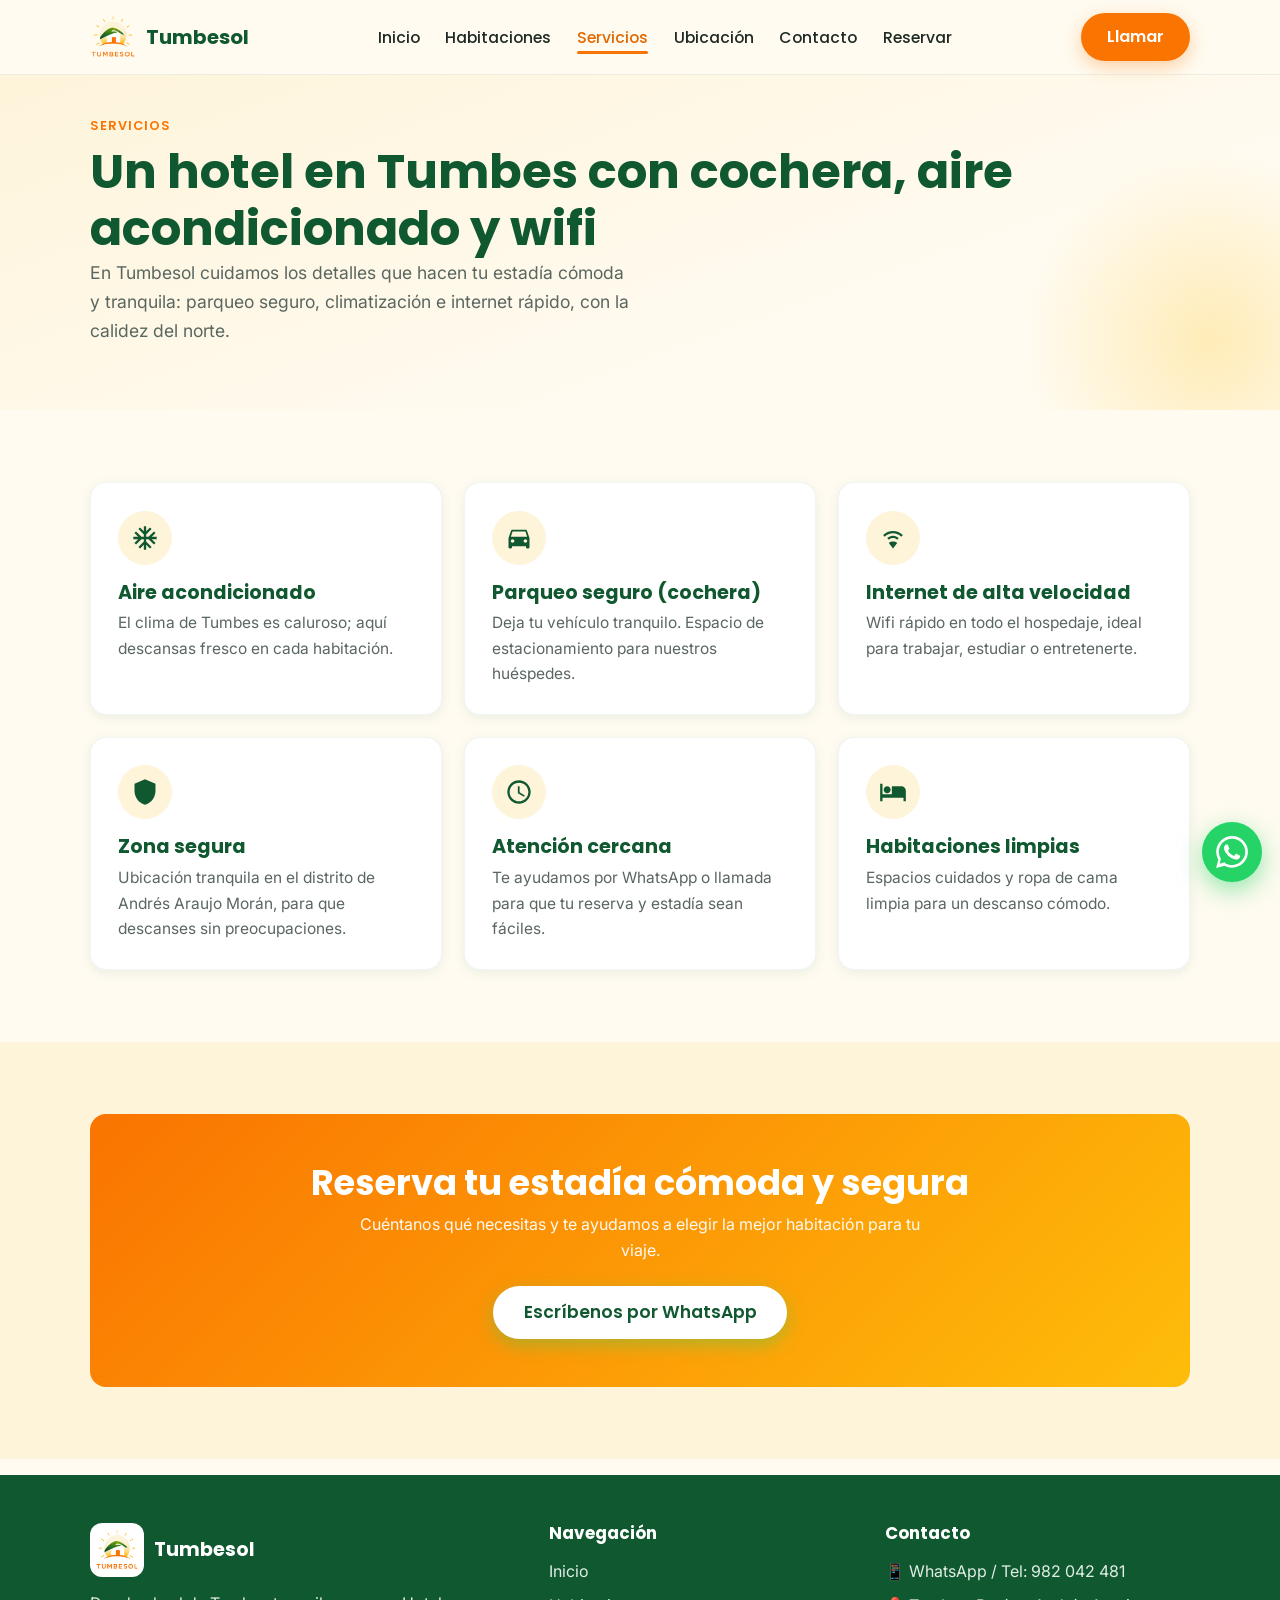
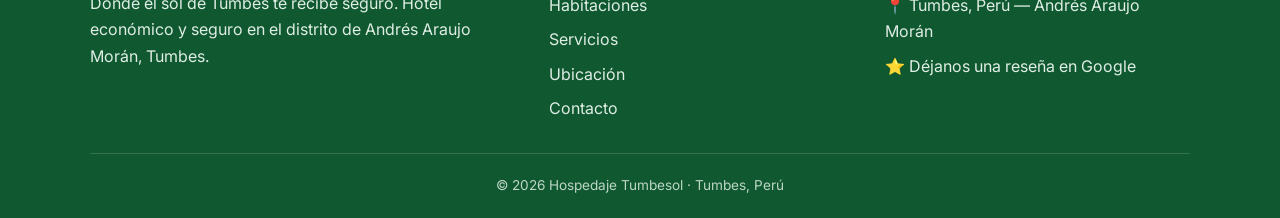
<file: servicios.html>
<!DOCTYPE html>
<html lang="es-PE">
<head>
<meta charset="UTF-8">
<meta name="viewport" content="width=device-width, initial-scale=1.0">
<title>Hotel en Tumbes con cochera, A/C y wifi | Servicios | Tumbesol</title>
<meta name="description" content="Servicios del Hospedaje Tumbesol en Tumbes: parqueo seguro (cochera), aire acondicionado, wifi de alta velocidad y atención cálida. Hotel económico en zona segura.">
<link rel="canonical" href="https://tumbesol.com/servicios.html">
<meta name="robots" content="index,follow">
<meta name="theme-color" content="#FA7401">
<meta property="og:type" content="website">
<meta property="og:title" content="Servicios del Hospedaje Tumbesol — cochera, A/C y wifi en Tumbes">
<meta property="og:description" content="Parqueo seguro, aire acondicionado y wifi de alta velocidad en un hotel económico de Tumbes.">
<meta property="og:url" content="https://tumbesol.com/servicios.html">
<meta property="og:image" content="https://tumbesol.com/img/og-image.jpg">
<meta property="og:locale" content="es_PE">
<link rel="icon" href="img/favicon.ico" sizes="any">
<link rel="icon" type="image/png" href="img/favicon-32.png" sizes="32x32">
<link rel="apple-touch-icon" href="img/favicon-180.png">
<link rel="manifest" href="site.webmanifest">
<link rel="preconnect" href="https://fonts.googleapis.com">
<link rel="preconnect" href="https://fonts.gstatic.com" crossorigin>
<link href="https://fonts.googleapis.com/css2?family=Inter:wght@400;500;600&family=Poppins:wght@500;600;700&display=swap" rel="stylesheet">
<link rel="stylesheet" href="css/styles.css">
<script type="application/ld+json">
{
  "@context": "https://schema.org",
  "@type": "BreadcrumbList",
  "itemListElement": [
    { "@type": "ListItem", "position": 1, "name": "Inicio", "item": "https://tumbesol.com/" },
    { "@type": "ListItem", "position": 2, "name": "Servicios", "item": "https://tumbesol.com/servicios.html" }
  ]
}
</script>
</head>
<body>

<header class="site-header">
  <div class="container nav">
    <a class="brand" href="index.html"><img src="img/tumbesol-logo.png" alt="Logo de Hospedaje Tumbesol"><span>Tumbesol</span></a>
    <nav>
      <ul class="nav-links" id="menu">
        <li><a href="index.html">Inicio</a></li>
        <li><a href="habitaciones.html">Habitaciones</a></li>
        <li><a href="servicios.html" class="active">Servicios</a></li>
        <li><a href="ubicacion.html">Ubicación</a></li>
        <li><a href="contacto.html">Contacto</a></li>
        <li><a href="https://reservas.tumbesol.com/">Reservar</a></li>
      </ul>
    </nav>
    <div class="nav-cta">
      <a class="btn btn-call" href="tel:+51982042481">Llamar</a>
      <button class="nav-toggle" aria-label="Abrir menú" aria-expanded="false" aria-controls="menu"><span></span><span></span><span></span></button>
    </div>
  </div>
</header>

<section class="hero" style="padding:2.5rem 0">
  <div class="container">
    <span class="kicker">Servicios</span>
    <h1>Un hotel en Tumbes con cochera, aire acondicionado y wifi</h1>
    <p class="lead">En Tumbesol cuidamos los detalles que hacen tu estadía cómoda y tranquila: parqueo seguro, climatización e internet rápido, con la calidez del norte.</p>
  </div>
</section>

<section>
  <div class="container grid grid-3">
    <article class="card">
      <div class="ic"><svg viewBox="0 0 24 24"><path d="M22 11h-4.17l3.24-3.24-1.41-1.42L15 11h-2V9l4.66-4.66-1.42-1.41L13 6.17V2h-2v4.17L7.76 2.93 6.34 4.34 11 9v2H9L4.34 6.34 2.93 7.76 6.17 11H2v2h4.17l-3.24 3.24 1.41 1.42L9 13h2v2l-4.66 4.66 1.42 1.41L11 17.83V22h2v-4.17l3.24 3.24 1.42-1.41L13 15v-2h2l4.66 4.66 1.41-1.42L17.83 13H22z"/></svg></div>
      <h3>Aire acondicionado</h3>
      <p>El clima de Tumbes es caluroso; aquí descansas fresco en cada habitación.</p>
    </article>
    <article class="card">
      <div class="ic"><svg viewBox="0 0 24 24"><path d="M18.92 6.01C18.72 5.42 18.16 5 17.5 5h-11c-.66 0-1.21.42-1.42 1.01L3 12v8c0 .55.45 1 1 1h1c.55 0 1-.45 1-1v-1h12v1c0 .55.45 1 1 1h1c.55 0 1-.45 1-1v-8l-2.08-5.99zM6.5 16c-.83 0-1.5-.67-1.5-1.5S5.67 13 6.5 13s1.5.67 1.5 1.5S7.33 16 6.5 16zm11 0c-.83 0-1.5-.67-1.5-1.5s.67-1.5 1.5-1.5 1.5.67 1.5 1.5-.67 1.5-1.5 1.5zM5 11l1.5-4.5h11L19 11H5z"/></svg></div>
      <h3>Parqueo seguro (cochera)</h3>
      <p>Deja tu vehículo tranquilo. Espacio de estacionamiento para nuestros huéspedes.</p>
    </article>
    <article class="card">
      <div class="ic"><svg viewBox="0 0 24 24"><path d="M12 21l3.6-4.8c-1.06-.8-2.32-1.2-3.6-1.2s-2.54.4-3.6 1.2L12 21zm0-15c-3.31 0-6.31 1.34-8.49 3.51l1.41 1.41C6.67 9.16 9.18 8 12 8s5.33 1.16 7.08 2.93l1.41-1.41C18.31 7.34 15.31 6 12 6zm0 4c-1.93 0-3.68.78-4.95 2.05l1.42 1.42C9.34 12.55 10.6 12 12 12s2.66.55 3.54 1.46l1.42-1.42C15.68 10.78 13.93 10 12 10z"/></svg></div>
      <h3>Internet de alta velocidad</h3>
      <p>Wifi rápido en todo el hospedaje, ideal para trabajar, estudiar o entretenerte.</p>
    </article>
    <article class="card">
      <div class="ic"><svg viewBox="0 0 24 24"><path d="M12 1L3 5v6c0 5.55 3.84 10.74 9 12 5.16-1.26 9-6.45 9-12V5l-9-4z"/></svg></div>
      <h3>Zona segura</h3>
      <p>Ubicación tranquila en el distrito de Andrés Araujo Morán, para que descanses sin preocupaciones.</p>
    </article>
    <article class="card">
      <div class="ic"><svg viewBox="0 0 24 24"><path d="M11.99 2C6.47 2 2 6.48 2 12s4.47 10 9.99 10C17.52 22 22 17.52 22 12S17.52 2 11.99 2zM12 20c-4.42 0-8-3.58-8-8s3.58-8 8-8 8 3.58 8 8-3.58 8-8 8zm.5-13H11v6l5.25 3.15.75-1.23-4.5-2.67z"/></svg></div>
      <h3>Atención cercana</h3>
      <p>Te ayudamos por WhatsApp o llamada para que tu reserva y estadía sean fáciles.</p>
    </article>
    <article class="card">
      <div class="ic"><svg viewBox="0 0 24 24"><path d="M7 13c1.66 0 3-1.34 3-3S8.66 7 7 7s-3 1.34-3 3 1.34 3 3 3zm12-6h-8v7H3V5H1v15h2v-3h18v3h2v-9c0-2.21-1.79-4-4-4z"/></svg></div>
      <h3>Habitaciones limpias</h3>
      <p>Espacios cuidados y ropa de cama limpia para un descanso cómodo.</p>
    </article>
  </div></section>

<section class="bg-crema">
  <div class="container"><div class="cta-band">
    <h2>Reserva tu estadía cómoda y segura</h2>
    <p>Cuéntanos qué necesitas y te ayudamos a elegir la mejor habitación para tu viaje.</p>
    <a class="btn btn-wa btn-lg" href="https://wa.me/51982042481?text=Hola,%20quiero%20m%C3%A1s%20informaci%C3%B3n%20sobre%20Tumbesol" target="_blank" rel="noopener" style="background:#fff;color:var(--verde)">Escríbenos por WhatsApp</a>
  </div></div>
</section>

<footer class="site-footer">
  <div class="container">
    <div class="footer-grid">
      <div>
        <div class="footer-brand"><img src="img/tumbesol-logo.png" alt="Hospedaje Tumbesol"><strong style="font-family:'Poppins';color:#fff;font-size:1.2rem">Tumbesol</strong></div>
        <p>Donde el sol de Tumbes te recibe seguro. Hotel económico y seguro en el distrito de Andrés Araujo Morán, Tumbes.</p>
      </div>
      <div><h4>Navegación</h4><ul class="footer-list">
        <li><a href="index.html">Inicio</a></li><li><a href="habitaciones.html">Habitaciones</a></li><li><a href="servicios.html">Servicios</a></li><li><a href="ubicacion.html">Ubicación</a></li><li><a href="contacto.html">Contacto</a></li>
      </ul></div>
      <div><h4>Contacto</h4><ul class="footer-list">
        <li>📱 WhatsApp / Tel: <a href="tel:+51982042481">982 042 481</a></li>
        <li>📍 Tumbes, Perú — Andrés Araujo Morán</li>
        <li>⭐ <a href="https://www.google.com/maps?cid=12708466618354798694" target="_blank" rel="noopener">Déjanos una reseña en Google</a></li>
      </ul></div>
    </div>
    <div class="footer-bottom">© <span id="anio">2026</span> Hospedaje Tumbesol · Tumbes, Perú</div>
  </div>
</footer>

<a class="fab-wa" href="https://wa.me/51982042481?text=Hola,%20quiero%20reservar%20en%20Tumbesol" target="_blank" rel="noopener" aria-label="Escríbenos por WhatsApp">
  <svg viewBox="0 0 24 24"><path d="M.057 24l1.687-6.163a11.867 11.867 0 0 1-1.587-5.946C.16 5.335 5.495 0 12.05 0a11.817 11.817 0 0 1 8.413 3.488 11.824 11.824 0 0 1 3.48 8.414c-.003 6.557-5.338 11.892-11.893 11.892a11.9 11.9 0 0 1-5.688-1.448L.057 24zm6.597-3.807c1.676.995 3.276 1.591 5.392 1.592 5.448 0 9.886-4.434 9.889-9.885.002-5.462-4.415-9.89-9.881-9.892-5.452 0-9.887 4.434-9.889 9.884a9.86 9.86 0 0 0 1.51 5.26l-.999 3.648 3.978-1.039zm11.387-5.464c-.074-.124-.272-.198-.57-.347-.297-.149-1.758-.868-2.031-.967-.272-.099-.47-.149-.669.149-.198.297-.768.967-.941 1.165-.173.198-.347.223-.644.074-.297-.149-1.255-.462-2.39-1.475-.883-.788-1.48-1.761-1.653-2.059-.173-.297-.018-.458.13-.606.134-.133.297-.347.446-.521.151-.172.2-.296.3-.495.099-.198.05-.372-.025-.521-.075-.148-.669-1.611-.916-2.206-.242-.579-.487-.501-.669-.51l-.57-.01c-.198 0-.52.074-.792.372-.272.297-1.04 1.016-1.04 2.479 0 1.462 1.065 2.875 1.213 3.074.149.198 2.096 3.2 5.078 4.487.709.306 1.263.489 1.694.626.712.226 1.36.194 1.872.118.571-.085 1.758-.719 2.006-1.413.248-.695.248-1.29.173-1.414z"/></svg>
</a>
<script src="js/main.js"></script>
<script>document.getElementById('anio').textContent=new Date().getFullYear();</script>
</body>
</html>
</file>
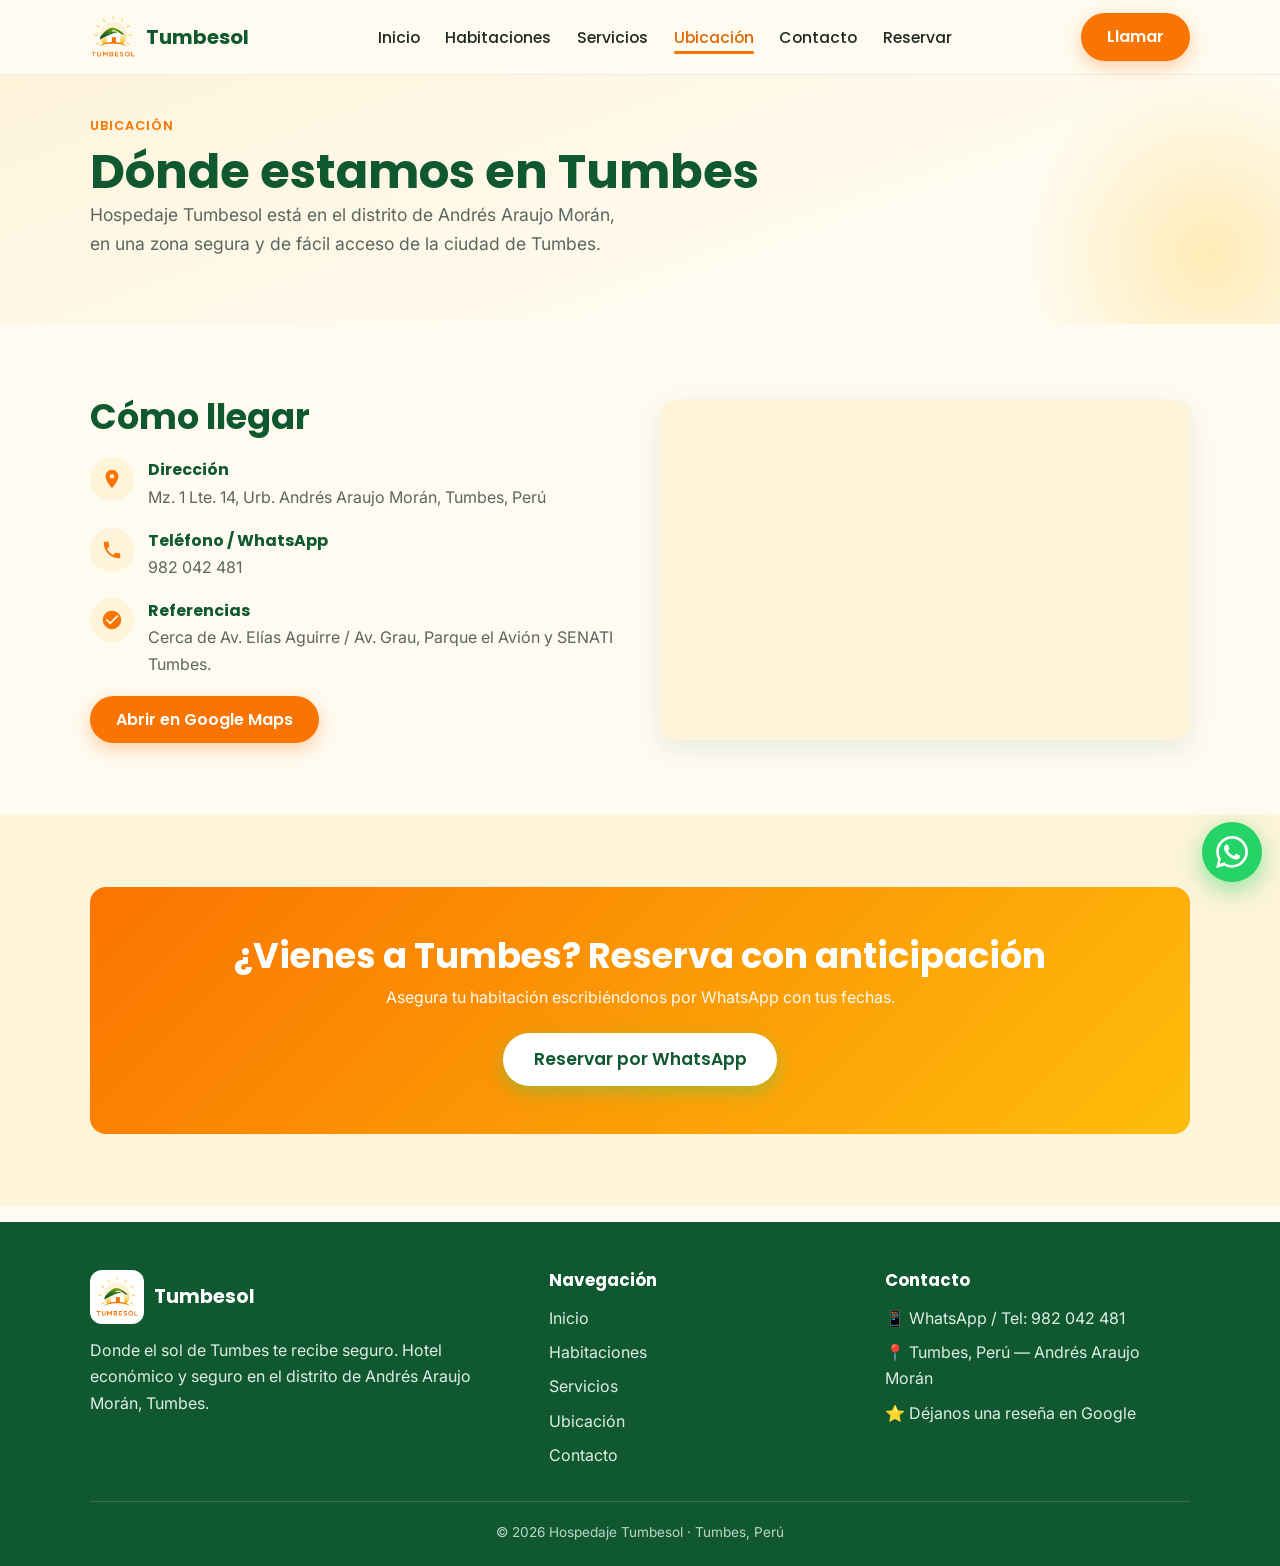
<file: ubicacion.html>
<!DOCTYPE html>
<html lang="es-PE">
<head>
<meta charset="UTF-8">
<meta name="viewport" content="width=device-width, initial-scale=1.0">
<title>Ubicación del Hospedaje Tumbesol en Tumbes (Andrés Araujo Morán)</title>
<meta name="description" content="Dónde estamos: Hospedaje Tumbesol en Tumbes, distrito de Andrés Araujo Morán, zona segura. Mira el mapa, cómo llegar y reserva por WhatsApp.">
<link rel="canonical" href="https://tumbesol.com/ubicacion.html">
<meta name="robots" content="index,follow">
<meta name="theme-color" content="#FA7401">
<meta property="og:type" content="website">
<meta property="og:title" content="Ubicación del Hospedaje Tumbesol en Tumbes">
<meta property="og:description" content="Estamos en Tumbes, distrito Andrés Araujo Morán, en zona segura. Mira el mapa y cómo llegar.">
<meta property="og:url" content="https://tumbesol.com/ubicacion.html">
<meta property="og:image" content="https://tumbesol.com/img/og-image.jpg">
<meta property="og:locale" content="es_PE">
<link rel="icon" href="img/favicon.ico" sizes="any">
<link rel="icon" type="image/png" href="img/favicon-32.png" sizes="32x32">
<link rel="apple-touch-icon" href="img/favicon-180.png">
<link rel="manifest" href="site.webmanifest">
<link rel="preconnect" href="https://fonts.googleapis.com">
<link rel="preconnect" href="https://fonts.gstatic.com" crossorigin>
<link href="https://fonts.googleapis.com/css2?family=Inter:wght@400;500;600&family=Poppins:wght@500;600;700&display=swap" rel="stylesheet">
<link rel="stylesheet" href="css/styles.css">
<script type="application/ld+json">
{
  "@context": "https://schema.org",
  "@type": "LodgingBusiness",
  "@id": "https://tumbesol.com/#hospedaje",
  "name": "Hospedaje Tumbesol",
  "url": "https://tumbesol.com/",
  "telephone": "+51982042481",
  "image": "https://tumbesol.com/img/og-image.jpg",
  "priceRange": "S/ 60 - S/ 100",
  "email": "tumbesolhospedaje@gmail.com",
  "address": {
    "@type": "PostalAddress",
    "streetAddress": "Mz. 1 Lte. 14, Urb. Andrés Araujo Morán",
    "addressLocality": "Tumbes",
    "addressRegion": "Tumbes",
    "addressCountry": "PE"
  },
  "geo": { "@type": "GeoCoordinates", "latitude": -3.5544989, "longitude": -80.4290921 },
  "hasMap": "https://www.google.com/maps?cid=12708466618354798694"
}
</script>
</head>
<body>

<header class="site-header">
  <div class="container nav">
    <a class="brand" href="index.html"><img src="img/tumbesol-logo.png" alt="Logo de Hospedaje Tumbesol"><span>Tumbesol</span></a>
    <nav>
      <ul class="nav-links" id="menu">
        <li><a href="index.html">Inicio</a></li>
        <li><a href="habitaciones.html">Habitaciones</a></li>
        <li><a href="servicios.html">Servicios</a></li>
        <li><a href="ubicacion.html" class="active">Ubicación</a></li>
        <li><a href="contacto.html">Contacto</a></li>
        <li><a href="https://reservas.tumbesol.com/">Reservar</a></li>
      </ul>
    </nav>
    <div class="nav-cta">
      <a class="btn btn-call" href="tel:+51982042481">Llamar</a>
      <button class="nav-toggle" aria-label="Abrir menú" aria-expanded="false" aria-controls="menu"><span></span><span></span><span></span></button>
    </div>
  </div>
</header>

<section class="hero" style="padding:2.5rem 0">
  <div class="container">
    <span class="kicker">Ubicación</span>
    <h1>Dónde estamos en Tumbes</h1>
    <p class="lead">Hospedaje Tumbesol está en el distrito de Andrés Araujo Morán, en una zona segura y de fácil acceso de la ciudad de Tumbes.</p>
  </div>
</section>

<section>
  <div class="container split">
    <div>
      <h2>Cómo llegar</h2>
      <ul class="info-list" style="margin:1.2rem 0">
        <li>
          <span class="ic"><svg viewBox="0 0 24 24"><path d="M12 2C8.13 2 5 5.13 5 9c0 5.25 7 13 7 13s7-7.75 7-13c0-3.87-3.13-7-7-7zm0 9.5c-1.38 0-2.5-1.12-2.5-2.5s1.12-2.5 2.5-2.5 2.5 1.12 2.5 2.5-1.12 2.5-2.5 2.5z"/></svg></span>
          <div><strong>Dirección</strong><span>Mz. 1 Lte. 14, Urb. Andrés Araujo Morán, Tumbes, Perú</span></div>
        </li>
        <li>
          <span class="ic"><svg viewBox="0 0 24 24"><path d="M6.62 10.79c1.44 2.83 3.76 5.14 6.59 6.59l2.2-2.2c.27-.27.67-.36 1.02-.24 1.12.37 2.33.57 3.57.57.55 0 1 .45 1 1V20c0 .55-.45 1-1 1-9.39 0-17-7.61-17-17 0-.55.45-1 1-1h3.5c.55 0 1 .45 1 1 0 1.25.2 2.45.57 3.57.11.35.03.74-.25 1.02l-2.2 2.18z"/></svg></span>
          <div><strong>Teléfono / WhatsApp</strong><a href="tel:+51982042481">982 042 481</a></div>
        </li>
        <li>
          <span class="ic"><svg viewBox="0 0 24 24"><path d="M12 2C6.48 2 2 6.48 2 12s4.48 10 10 10 10-4.48 10-10S17.52 2 12 2zm-2 15l-5-5 1.41-1.41L10 14.17l7.59-7.59L19 8l-9 9z"/></svg></span>
          <div><strong>Referencias</strong><span>Cerca de Av. Elías Aguirre / Av. Grau, Parque el Avión y SENATI Tumbes.</span></div>
        </li>
      </ul>      <a class="btn btn-call" href="https://www.google.com/maps?cid=12708466618354798694" target="_blank" rel="noopener">Abrir en Google Maps</a>
    </div>
    <div class="media-box">
      <iframe
        title="Mapa de ubicación de Hospedaje Tumbesol en Tumbes"
        src="https://maps.google.com/maps?q=-3.5544989,-80.4290921&z=16&output=embed"
        loading="lazy" referrerpolicy="no-referrer-when-downgrade" allowfullscreen></iframe>
    </div>
  </div>
</section>

<section class="bg-crema">
  <div class="container"><div class="cta-band">
    <h2>¿Vienes a Tumbes? Reserva con anticipación</h2>
    <p>Asegura tu habitación escribiéndonos por WhatsApp con tus fechas.</p>
    <a class="btn btn-wa btn-lg" href="https://wa.me/51982042481?text=Hola,%20quiero%20reservar%20en%20Tumbesol" target="_blank" rel="noopener" style="background:#fff;color:var(--verde)">Reservar por WhatsApp</a>
  </div></div>
</section>

<footer class="site-footer">
  <div class="container">
    <div class="footer-grid">
      <div>
        <div class="footer-brand"><img src="img/tumbesol-logo.png" alt="Hospedaje Tumbesol"><strong style="font-family:'Poppins';color:#fff;font-size:1.2rem">Tumbesol</strong></div>
        <p>Donde el sol de Tumbes te recibe seguro. Hotel económico y seguro en el distrito de Andrés Araujo Morán, Tumbes.</p>
      </div>
      <div><h4>Navegación</h4><ul class="footer-list">
        <li><a href="index.html">Inicio</a></li><li><a href="habitaciones.html">Habitaciones</a></li><li><a href="servicios.html">Servicios</a></li><li><a href="ubicacion.html">Ubicación</a></li><li><a href="contacto.html">Contacto</a></li>
      </ul></div>
      <div><h4>Contacto</h4><ul class="footer-list">
        <li>📱 WhatsApp / Tel: <a href="tel:+51982042481">982 042 481</a></li>
        <li>📍 Tumbes, Perú — Andrés Araujo Morán</li>
        <li>⭐ <a href="https://www.google.com/maps?cid=12708466618354798694" target="_blank" rel="noopener">Déjanos una reseña en Google</a></li>
      </ul></div>
    </div>
    <div class="footer-bottom">© <span id="anio">2026</span> Hospedaje Tumbesol · Tumbes, Perú</div>
  </div>
</footer>

<a class="fab-wa" href="https://wa.me/51982042481?text=Hola,%20quiero%20reservar%20en%20Tumbesol" target="_blank" rel="noopener" aria-label="Escríbenos por WhatsApp">
  <svg viewBox="0 0 24 24"><path d="M.057 24l1.687-6.163a11.867 11.867 0 0 1-1.587-5.946C.16 5.335 5.495 0 12.05 0a11.817 11.817 0 0 1 8.413 3.488 11.824 11.824 0 0 1 3.48 8.414c-.003 6.557-5.338 11.892-11.893 11.892a11.9 11.9 0 0 1-5.688-1.448L.057 24zm6.597-3.807c1.676.995 3.276 1.591 5.392 1.592 5.448 0 9.886-4.434 9.889-9.885.002-5.462-4.415-9.89-9.881-9.892-5.452 0-9.887 4.434-9.889 9.884a9.86 9.86 0 0 0 1.51 5.26l-.999 3.648 3.978-1.039zm11.387-5.464c-.074-.124-.272-.198-.57-.347-.297-.149-1.758-.868-2.031-.967-.272-.099-.47-.149-.669.149-.198.297-.768.967-.941 1.165-.173.198-.347.223-.644.074-.297-.149-1.255-.462-2.39-1.475-.883-.788-1.48-1.761-1.653-2.059-.173-.297-.018-.458.13-.606.134-.133.297-.347.446-.521.151-.172.2-.296.3-.495.099-.198.05-.372-.025-.521-.075-.148-.669-1.611-.916-2.206-.242-.579-.487-.501-.669-.51l-.57-.01c-.198 0-.52.074-.792.372-.272.297-1.04 1.016-1.04 2.479 0 1.462 1.065 2.875 1.213 3.074.149.198 2.096 3.2 5.078 4.487.709.306 1.263.489 1.694.626.712.226 1.36.194 1.872.118.571-.085 1.758-.719 2.006-1.413.248-.695.248-1.29.173-1.414z"/></svg>
</a>
<script src="js/main.js"></script>
<script>document.getElementById('anio').textContent=new Date().getFullYear();</script>
</body>
</html>
</file>
<file: css/styles.css>
/* ===========================================================
   Tumbesol — Hoja de estilos
   Colores de marca exactos · tipografías Poppins/Inter
   =========================================================== */
:root{
  --naranja:#FA7401;
  --naranja-osc:#E26800;
  --verde:#105830;
  --verde-lima:#5E950D;
  --amarillo:#FEBD0A;
  --crema:#FEF4DA;
  --crema-claro:#FFFBF1;
  --texto:#1f2a24;
  --gris:#5a6660;
  --blanco:#ffffff;
  --wa:#25D366;
  --sombra:0 8px 28px rgba(16,88,48,.10);
  --sombra-sm:0 3px 12px rgba(16,88,48,.08);
  --radio:16px;
  --radio-sm:10px;
  --ancho:1140px;
}

*{box-sizing:border-box;margin:0;padding:0}
html{scroll-behavior:smooth}
body{
  font-family:'Inter',system-ui,-apple-system,Segoe UI,Roboto,sans-serif;
  color:var(--texto);
  background:var(--crema-claro);
  line-height:1.65;
  -webkit-font-smoothing:antialiased;
}
h1,h2,h3,h4{font-family:'Poppins',sans-serif;line-height:1.2;color:var(--verde);font-weight:700}
h1{font-size:clamp(1.9rem,5vw,3rem)}
h2{font-size:clamp(1.5rem,3.5vw,2.2rem)}
h3{font-size:1.2rem}
p{margin-bottom:1rem}
a{color:var(--naranja-osc);text-decoration:none}
img{max-width:100%;display:block}
.container{width:100%;max-width:var(--ancho);margin:0 auto;padding:0 20px}
.text-center{text-align:center}

/* ---------- Botones ---------- */
.btn{
  display:inline-flex;align-items:center;gap:.55rem;
  font-family:'Poppins',sans-serif;font-weight:600;font-size:1rem;
  padding:.85rem 1.5rem;border-radius:999px;border:2px solid transparent;
  cursor:pointer;transition:transform .15s ease,box-shadow .15s ease,background .15s ease;
  line-height:1;text-align:center;
}
.btn:hover{transform:translateY(-2px)}
.btn svg{width:1.15em;height:1.15em;fill:currentColor}
.btn-wa{background:var(--wa);color:#fff;box-shadow:0 6px 18px rgba(37,211,102,.35)}
.btn-wa:hover{background:#1ebe5a;color:#fff}
.btn-call{background:var(--naranja);color:#fff;box-shadow:0 6px 18px rgba(250,116,1,.32)}
.btn-call:hover{background:var(--naranja-osc);color:#fff}
.btn-outline{background:transparent;color:var(--verde);border-color:var(--verde)}
.btn-outline:hover{background:var(--verde);color:#fff}
.btn-lg{padding:1rem 1.8rem;font-size:1.08rem}

/* ---------- Header ---------- */
.site-header{
  position:sticky;top:0;z-index:50;background:rgba(255,251,241,.95);
  backdrop-filter:saturate(160%) blur(8px);
  border-bottom:1px solid rgba(16,88,48,.08);
}
.nav{display:flex;align-items:center;justify-content:space-between;height:74px}
.brand{display:flex;align-items:center;gap:.6rem;font-family:'Poppins',sans-serif;font-weight:700;color:var(--verde);font-size:1.25rem}
.brand img{height:46px;width:auto}
.nav-links{display:flex;align-items:center;gap:1.6rem;list-style:none}
.nav-links a{color:var(--texto);font-weight:500;font-family:'Poppins',sans-serif;font-size:.98rem;position:relative}
.nav-links a:hover,.nav-links a.active{color:var(--naranja-osc)}
.nav-links a.active::after{content:"";position:absolute;left:0;right:0;bottom:-6px;height:3px;background:var(--naranja);border-radius:3px}
.nav-cta{display:flex;gap:.5rem;align-items:center}
.nav-toggle{display:none;background:none;border:0;cursor:pointer;padding:.4rem}
.nav-toggle span{display:block;width:26px;height:3px;background:var(--verde);border-radius:3px;margin:5px 0;transition:.25s}

/* ---------- Hero ---------- */
.hero{
  background:linear-gradient(160deg,var(--crema) 0%,var(--crema-claro) 70%);
  position:relative;overflow:hidden;padding:clamp(2.5rem,6vw,4.5rem) 0;
}
.hero::after{content:"";position:absolute;right:-120px;bottom:-120px;width:380px;height:380px;background:radial-gradient(circle,var(--amarillo) 0%,transparent 70%);opacity:.25}
.hero-grid{display:grid;grid-template-columns:1.1fr .9fr;gap:2.5rem;align-items:center;position:relative;z-index:1}
.hero h1 span{color:var(--naranja)}
.hero .tagline{font-family:'Poppins',sans-serif;font-weight:600;font-size:clamp(1.1rem,2.4vw,1.4rem);color:var(--naranja-osc);margin:.6rem 0 .9rem}
.hero .lead{font-size:1.1rem;color:var(--gris);max-width:34rem;margin-bottom:1.6rem}
.hero-cta{display:flex;flex-wrap:wrap;gap:.8rem;margin-bottom:1.4rem}
.hero-logo{justify-self:center;max-width:330px}
.eslogan{display:inline-flex;align-items:center;gap:.5rem;font-family:'Poppins';font-style:italic;color:var(--verde);font-weight:600}

/* ---------- Franja de confianza ---------- */
.badges{background:var(--verde);color:#fff}
.badges .container{display:flex;flex-wrap:wrap;justify-content:center;gap:1.2rem 2.4rem;padding:1rem 20px}
.badge{display:flex;align-items:center;gap:.55rem;font-family:'Poppins';font-weight:500;font-size:.98rem}
.badge svg{width:1.4em;height:1.4em;fill:var(--amarillo);flex:0 0 auto}

/* ---------- Secciones ---------- */
section{padding:clamp(2.5rem,6vw,4.5rem) 0}
.section-head{max-width:46rem;margin:0 auto 2.2rem;text-align:center}
.section-head p{color:var(--gris)}
.kicker{font-family:'Poppins';font-weight:600;color:var(--naranja);text-transform:uppercase;letter-spacing:.08em;font-size:.8rem;margin-bottom:.4rem;display:block}
.bg-crema{background:var(--crema)}

/* ---------- Tarjetas ---------- */
.grid{display:grid;gap:1.4rem}
.grid-3{grid-template-columns:repeat(3,1fr)}
.grid-2{grid-template-columns:repeat(2,1fr)}
.card{background:#fff;border-radius:var(--radio);padding:1.7rem;box-shadow:var(--sombra-sm);border:1px solid rgba(16,88,48,.06);transition:transform .18s,box-shadow .18s}
.card:hover{transform:translateY(-4px);box-shadow:var(--sombra)}
.card .ic{width:54px;height:54px;border-radius:50%;display:grid;place-items:center;background:var(--crema);margin-bottom:1rem}
.card .ic svg{width:28px;height:28px;fill:var(--verde)}
.card h3{color:var(--verde);margin-bottom:.4rem}
.card p{color:var(--gris);margin:0;font-size:.97rem}

/* ---------- Lista con check ---------- */
.checklist{list-style:none;display:grid;gap:.7rem}
.checklist li{display:flex;align-items:flex-start;gap:.6rem;color:var(--texto)}
.checklist svg{width:1.3em;height:1.3em;fill:var(--verde-lima);flex:0 0 auto;margin-top:.15rem}

/* ---------- Bloque CTA ---------- */
.cta-band{background:linear-gradient(135deg,var(--naranja),var(--amarillo));color:#fff;text-align:center;border-radius:var(--radio);padding:clamp(2rem,5vw,3rem)}
.cta-band h2{color:#fff}
.cta-band p{color:rgba(255,255,255,.95);max-width:36rem;margin:.4rem auto 1.4rem}
.cta-band .btn-wa{background:#fff;color:var(--verde)}
.cta-band .btn-wa:hover{background:#f3fff8}
.cta-band .btn-outline{border-color:#fff;color:#fff}
.cta-band .btn-outline:hover{background:#fff;color:var(--naranja-osc)}

/* ---------- Split (texto + media) ---------- */
.split{display:grid;grid-template-columns:1fr 1fr;gap:2.5rem;align-items:center}
.media-box{border-radius:var(--radio);overflow:hidden;box-shadow:var(--sombra);background:var(--crema);min-height:280px}
.media-box iframe{width:100%;height:100%;min-height:340px;border:0;display:block}
.media-box .photo{width:100%;height:100%;min-height:340px;object-fit:cover;display:block}

/* ---------- Habitaciones ---------- */
.room{background:#fff;border-radius:var(--radio);overflow:hidden;box-shadow:var(--sombra-sm);border:1px solid rgba(16,88,48,.06)}
.room .ph{aspect-ratio:4/3;background:linear-gradient(135deg,var(--crema),#fff);display:grid;place-items:center;color:var(--gris);font-size:.9rem;text-align:center;padding:1rem}
.room img.room-img{width:100%;height:auto;aspect-ratio:4/3;object-fit:cover;display:block;background:var(--crema)}
.room .body{padding:1.3rem}
.room h3{margin-bottom:.5rem}
.tag{display:inline-block;background:var(--crema);color:var(--verde);font-size:.78rem;font-weight:600;padding:.25rem .6rem;border-radius:999px;margin:.15rem .25rem 0 0;font-family:'Poppins'}

/* ---------- Contacto ---------- */
.contact-grid{display:grid;grid-template-columns:1fr 1fr;gap:2rem}
.info-list{list-style:none;display:grid;gap:1.1rem}
.info-list li{display:flex;gap:.9rem;align-items:flex-start}
.info-list .ic{width:44px;height:44px;border-radius:50%;background:var(--crema);display:grid;place-items:center;flex:0 0 auto}
.info-list .ic svg{width:22px;height:22px;fill:var(--naranja)}
.info-list strong{font-family:'Poppins';color:var(--verde);display:block}
.info-list span,.info-list a{color:var(--gris)}

/* ---------- Footer ---------- */
.site-footer{background:var(--verde);color:#dfeee5;padding:3rem 0 1.4rem;margin-top:1rem}
.footer-grid{display:grid;grid-template-columns:1.4fr 1fr 1fr;gap:2rem;margin-bottom:2rem}
.site-footer h4{color:#fff;margin-bottom:.9rem;font-size:1.05rem}
.site-footer a{color:#dfeee5}
.site-footer a:hover{color:var(--amarillo)}
.footer-brand{display:flex;align-items:center;gap:.6rem;margin-bottom:.8rem}
.footer-brand img{height:54px;background:#fff;border-radius:12px;padding:5px}
.footer-list{list-style:none;display:grid;gap:.5rem}
.footer-bottom{border-top:1px solid rgba(255,255,255,.15);padding-top:1.2rem;text-align:center;font-size:.85rem;color:#bcd6c6}

/* ---------- Botón flotante WhatsApp ---------- */
.fab-wa{
  position:fixed;right:18px;bottom:18px;z-index:60;
  width:60px;height:60px;border-radius:50%;background:var(--wa);
  display:grid;place-items:center;box-shadow:0 8px 24px rgba(37,211,102,.5);
  animation:pulse 2.4s infinite;
}
.fab-wa svg{width:32px;height:32px;fill:#fff}
@keyframes pulse{0%{box-shadow:0 0 0 0 rgba(37,211,102,.5)}70%{box-shadow:0 0 0 16px rgba(37,211,102,0)}100%{box-shadow:0 0 0 0 rgba(37,211,102,0)}}

/* ---------- Aviso de placeholder ---------- */
.nota-edit{background:#fff7e6;border:1px dashed var(--naranja);color:#8a5a00;font-size:.85rem;padding:.5rem .8rem;border-radius:8px;margin:.5rem 0}

/* ---------- Responsive ---------- */
@media (max-width:880px){
  .grid-3{grid-template-columns:repeat(2,1fr)}
  .hero-grid{grid-template-columns:1fr;text-align:center}
  .hero-cta{justify-content:center}
  .hero .lead{margin-left:auto;margin-right:auto}
  .hero-logo{order:-1;max-width:230px}
  .split,.contact-grid{grid-template-columns:1fr}
  .footer-grid{grid-template-columns:1fr 1fr}
  .nav-links,.nav-cta .btn-call{display:none}
  .nav-toggle{display:block}
  .nav-links.open{
    display:flex;flex-direction:column;position:absolute;top:74px;left:0;right:0;
    background:var(--crema-claro);padding:1rem 20px 1.4rem;gap:1rem;
    box-shadow:var(--sombra);border-bottom:3px solid var(--naranja);
  }
  .nav-links.open a.active::after{display:none}
}
@media (max-width:520px){
  .grid-3,.grid-2{grid-template-columns:1fr}
  .footer-grid{grid-template-columns:1fr}
  .btn{width:100%;justify-content:center}
  .hero-cta .btn{width:100%}
}
</file>
